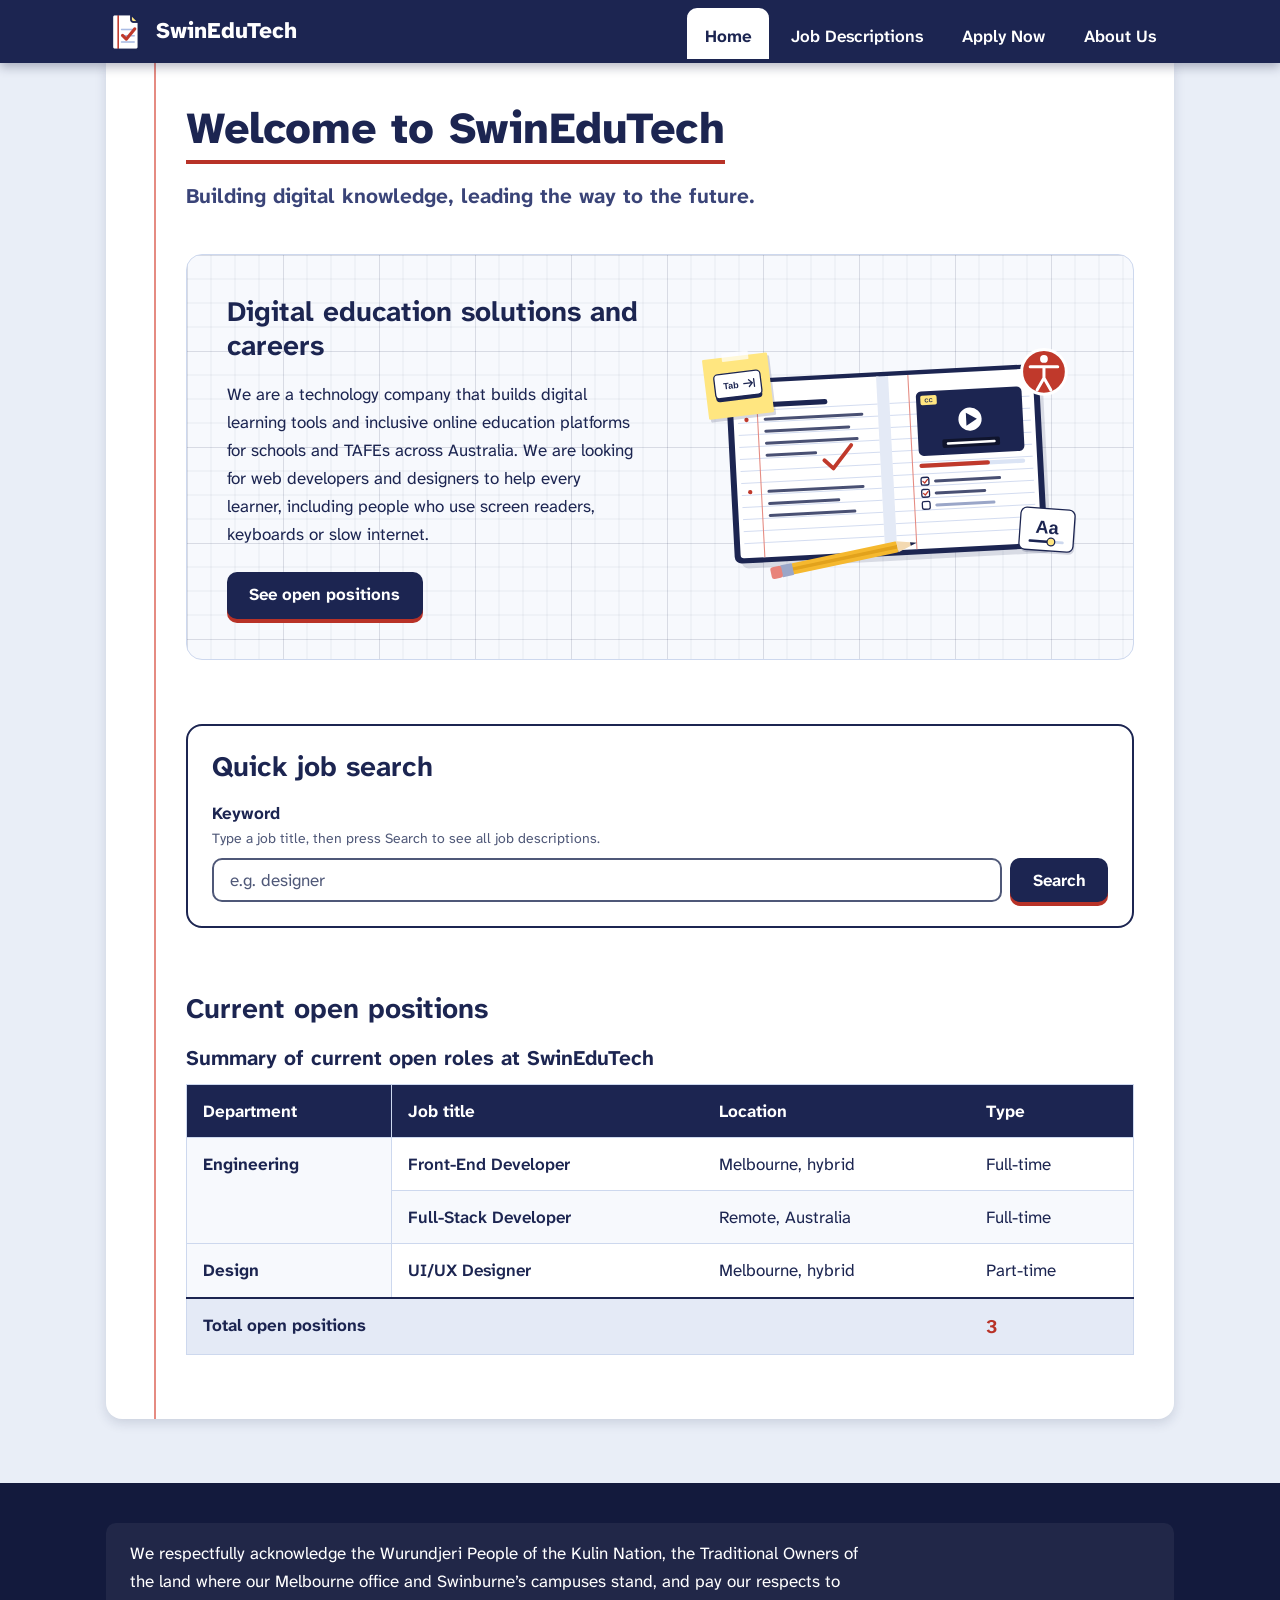
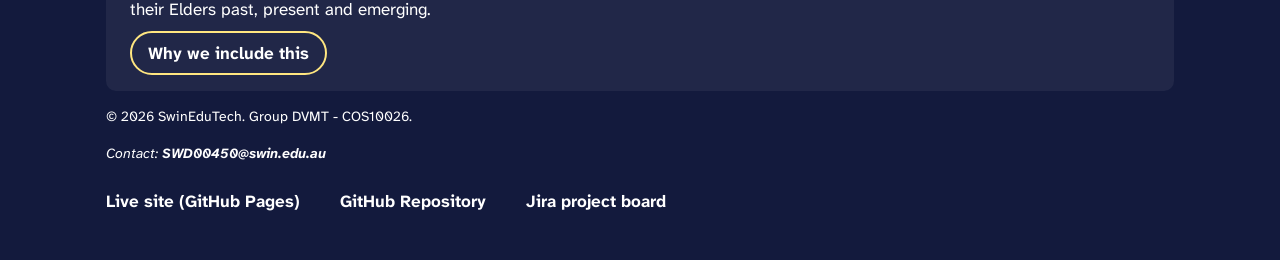
<file: index.html>
<!DOCTYPE html>
<html lang="en">
<head>
  <!-- Home page. Author: Nguyen Truong Minh Thuy (Group DVMT). References: MDN Web Docs, W3C WAI -->
  <meta charset="UTF-8">
  <meta name="viewport" content="width=device-width, initial-scale=1">
  <meta name="description" content="SwinEduTech builds digital learning tools and inclusive online education platforms. Search our open web developer and designer roles.">
  <meta name="keywords" content="SwinEduTech, EdTech, careers, web developer, designer, accessible learning">
  <meta name="author" content="Nguyen Truong Minh Thuy">
  <meta name="theme-color" content="#1c2551">
  <link rel="canonical" href="https://nguyentruongminhthuy.github.io/web_cos10026/">
  <title>SwinEduTech - Home</title>

  <!-- Favicon -->
  <link rel="icon" href="images/logo.png" type="image/png">
  <link rel="icon" href="images/logo.svg" type="image/svg+xml">
  <link rel="apple-touch-icon" href="images/apple-touch-icon.png">

  <!-- Fonts: Atkinson Hyperlegible (Braille Institute) -->
  <link rel="preconnect" href="https://fonts.googleapis.com">
  <link rel="preconnect" href="https://fonts.gstatic.com" crossorigin>
  <link href="https://fonts.googleapis.com/css2?family=Atkinson+Hyperlegible+Mono:wght@700&amp;family=Atkinson+Hyperlegible+Next:wght@400;600;700;800&amp;display=swap" rel="stylesheet">
  <link rel="stylesheet" href="styles/styles.css">

  <!-- Embedded CSS -->
  <style>
    .slogan {
      margin: var(--space-md) 0 0;
      font-size: var(--text-lg);
      font-weight: 700;
      color: var(--ink-soft);
    }
  </style>
</head>
<body id="index-page">
  <a class="skip-link" href="#main-content">Skip to main content</a>

  <!-- Header section -->
  <header class="site-header">
    <div class="header-inner">
      <a href="index.html" class="brand">
        <img src="images/logo.png" alt="" width="40" height="40">
        <span translate="no">SwinEduTech</span>
      </a>
      <nav class="main-nav" aria-label="Main">
        <ul>
          <li><a href="index.html" aria-current="page">Home</a></li>
          <li><a href="jobs.html">Job Descriptions</a></li>
          <li><a href="apply.html">Apply Now</a></li>
          <li><a href="about.html">About Us</a></li>
        </ul>
      </nav>
    </div>
  </header>

  <main id="main-content">
    <h1>Welcome to SwinEduTech</h1>
    <p class="slogan">Building digital knowledge, leading the way to the future.</p>

    <!-- Company introduction -->
    <section class="welcome-hero" aria-labelledby="about-heading">
      <div>
        <h2 id="about-heading">Digital education solutions and careers</h2>
        <p>We are a technology company that builds digital learning tools and inclusive online education platforms for schools and TAFEs across Australia. We are looking for web developers and designers to help every learner, including people who use screen readers, keyboards or slow internet.</p>
        <a class="btn" href="jobs.html">See open positions</a>
      </div>
      <img src="images/hero.svg" alt="A laptop showing a SwinEduTech video lesson with captions, next to a keyboard Tab key, a text size control and an accessibility symbol" width="960" height="600">
    </section>

    <!-- Search box -->
    <section class="search-container" aria-labelledby="search-heading">
      <h2 id="search-heading">Quick job search</h2>
      <form action="jobs.html" method="get" role="search">
        <label for="keyword">Keyword</label>
        <p class="hint" id="search-hint">Type a job title, then press Search to see all job descriptions.</p>
        <div class="search-row">
          <input type="search" id="keyword" name="keyword" placeholder="e.g. designer" list="search-suggestions" aria-describedby="search-hint">
          <button type="submit" class="btn">Search</button>
        </div>
        <datalist id="search-suggestions">
          <option value="Front-End Developer"></option>
          <option value="Full-Stack Developer"></option>
          <option value="UI/UX Designer"></option>
        </datalist>
      </form>
    </section>

    <!-- Open positions table (rowspan, colspan) -->
    <section aria-labelledby="roles-heading">
      <h2 id="roles-heading">Current open positions</h2>
      <div class="table-wrap" tabindex="0" role="region" aria-label="Current open positions table">
        <table class="data-table">
          <caption>Summary of current open roles at SwinEduTech</caption>
          <thead>
            <tr>
              <th scope="col">Department</th>
              <th scope="col">Job title</th>
              <th scope="col">Location</th>
              <th scope="col">Type</th>
            </tr>
          </thead>
          <tbody>
            <tr>
              <th scope="row" rowspan="2">Engineering</th>
              <td><a href="jobs.html#fe001">Front-End Developer</a></td>
              <td>Melbourne, hybrid</td>
              <td>Full-time</td>
            </tr>
            <tr>
              <td><a href="jobs.html#fs002">Full-Stack Developer</a></td>
              <td>Remote, Australia</td>
              <td>Full-time</td>
            </tr>
            <tr>
              <th scope="row">Design</th>
              <td><a href="jobs.html#ux003">UI/UX Designer</a></td>
              <td>Melbourne, hybrid</td>
              <td>Part-time</td>
            </tr>
          </tbody>
          <tfoot>
            <tr>
              <th scope="row" colspan="3">Total open positions</th>
              <!-- Inline CSS -->
              <td style="color: #b83227; font-size: 1.2rem;">3</td>
            </tr>
          </tfoot>
        </table>
      </div>
    </section>
  </main>

  <!-- Footer section -->
  <footer class="site-footer">
    <div class="acknowledgement">
      <p>We respectfully acknowledge the Wurundjeri People of the Kulin Nation, the Traditional Owners of the land where our Melbourne office and Swinburne’s campuses stand, and pay our respects to their Elders past, present and emerging. <a href="about.html#country-heading">Why we include this</a></p>
    </div>
    <p>&copy; 2026 SwinEduTech. Group DVMT - COS10026.</p>
    <p class="contact">Contact: <a href="mailto:SWD00450@swin.edu.au">SWD00450@swin.edu.au</a></p>
    <ul>
      <li><a href="https://nguyentruongminhthuy.github.io/web_cos10026/">Live site (GitHub Pages)</a></li>
      <li><a href="https://github.com/nguyentruongminhthuy/web_cos10026">GitHub Repository</a></li>
      <li><a href="https://student-team-dvj5yzgb.atlassian.net/jira/software/projects/KAN/boards/2">Jira project board</a></li>
    </ul>
  </footer>
</body>
</html>
</file>
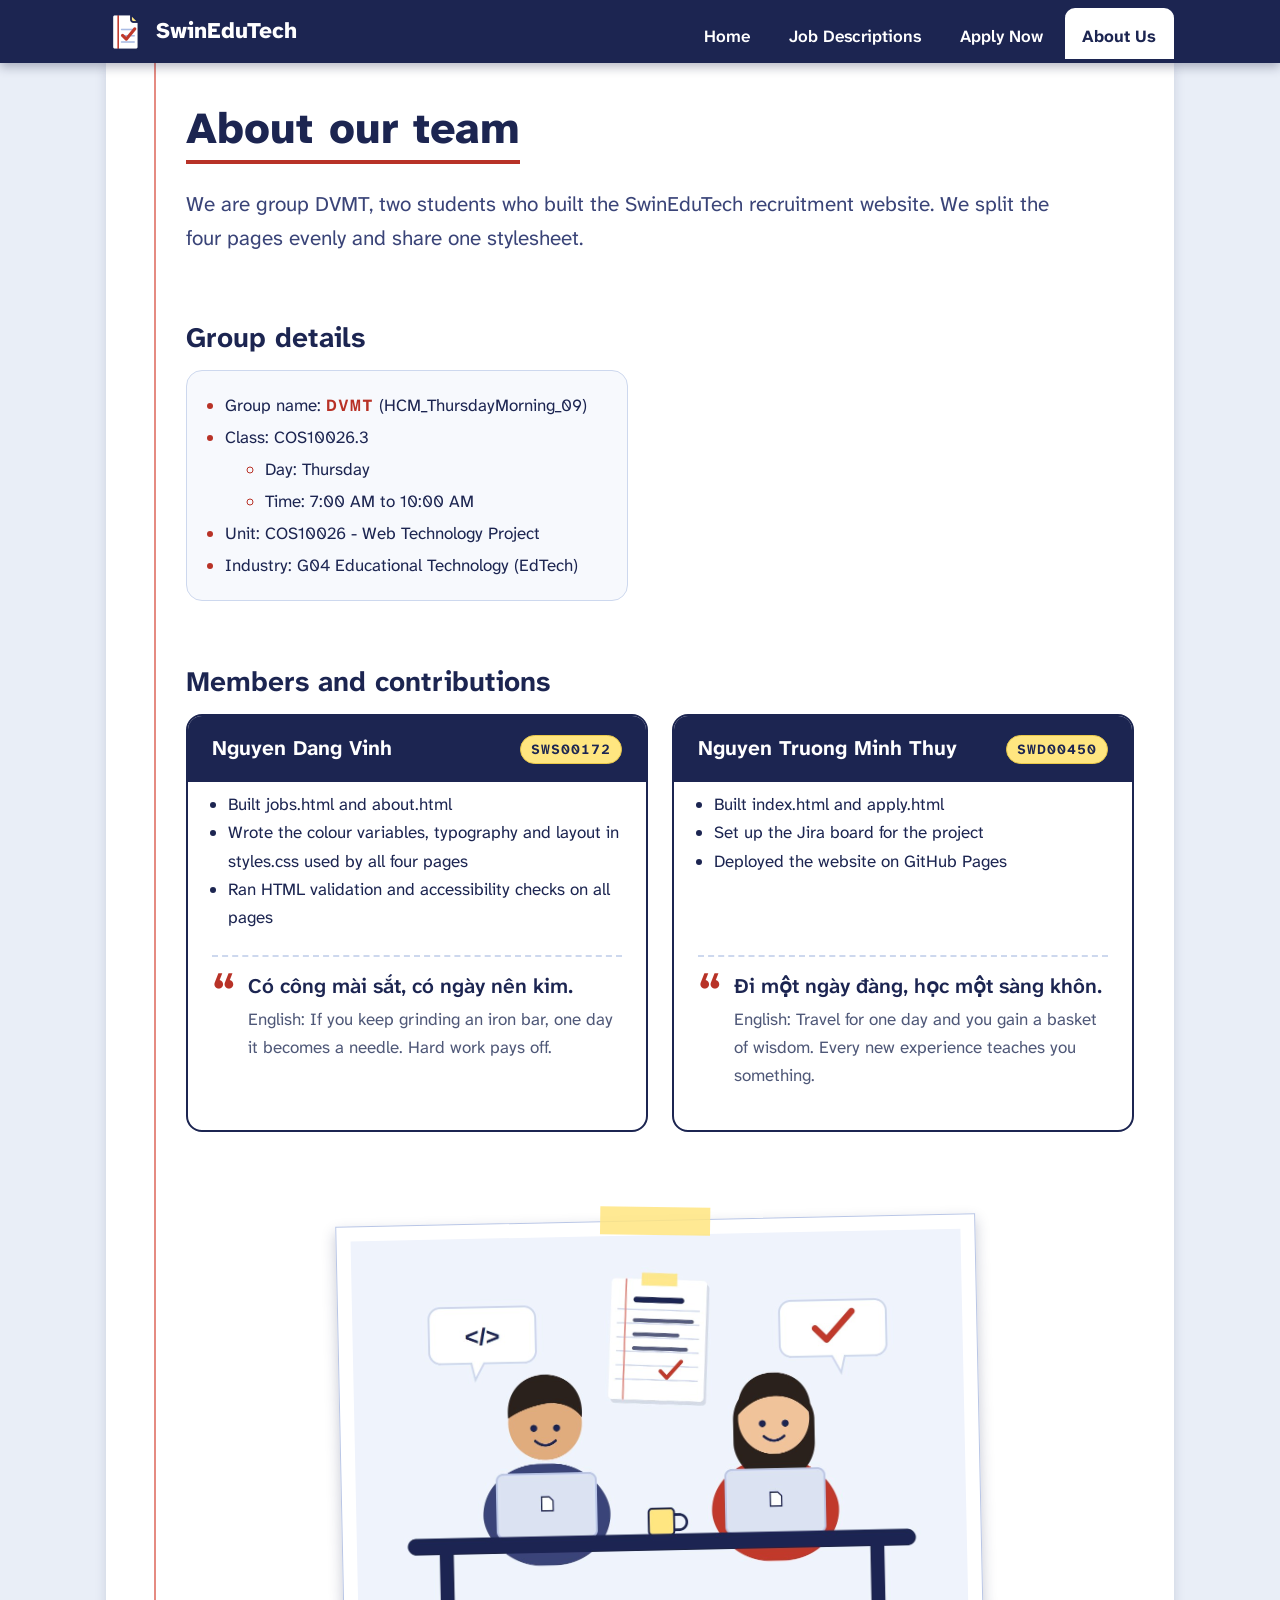
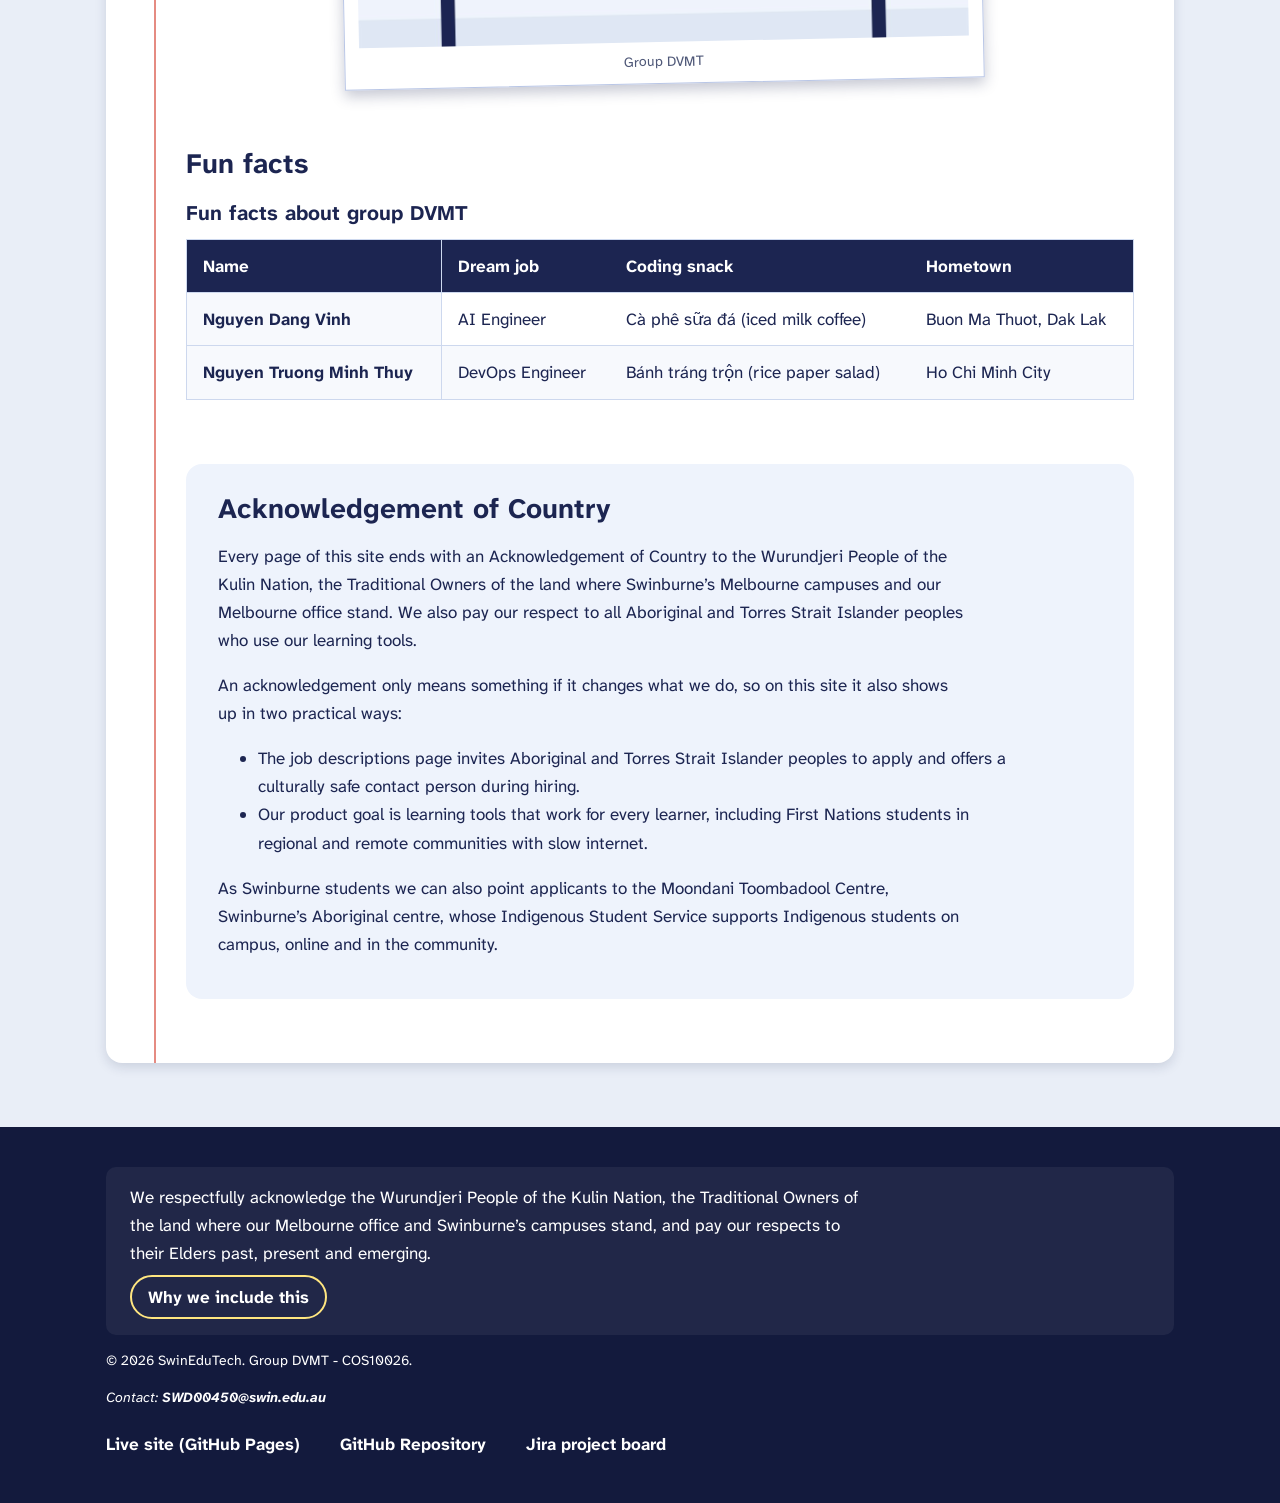
<file: about.html>
<!DOCTYPE html>
<html lang="en">
<head>
  <!-- About page. Author: Nguyen Dang Vinh (Group DVMT). References: MDN Web Docs, W3C WAI -->
  <meta charset="UTF-8">
  <meta name="viewport" content="width=device-width, initial-scale=1">
  <meta name="description" content="Meet group DVMT, the two Swinburne students who built the SwinEduTech recruitment website for COS10026 Web Technology Project.">
  <meta name="keywords" content="SwinEduTech, DVMT, about, team, COS10026, Swinburne">
  <meta name="author" content="Nguyen Dang Vinh">
  <meta name="theme-color" content="#1c2551">
  <link rel="canonical" href="https://nguyentruongminhthuy.github.io/web_cos10026/about.html">
  <title>SwinEduTech - About Us</title>

  <!-- Favicon -->
  <link rel="icon" href="images/logo.png" type="image/png">
  <link rel="icon" href="images/logo.svg" type="image/svg+xml">
  <link rel="apple-touch-icon" href="images/apple-touch-icon.png">

  <!-- Fonts: Atkinson Hyperlegible (Braille Institute) -->
  <link rel="preconnect" href="https://fonts.googleapis.com">
  <link rel="preconnect" href="https://fonts.gstatic.com" crossorigin>
  <link href="https://fonts.googleapis.com/css2?family=Atkinson+Hyperlegible+Mono:wght@700&amp;family=Atkinson+Hyperlegible+Next:wght@400;600;700;800&amp;display=swap" rel="stylesheet">
  <link rel="stylesheet" href="styles/styles.css">

  <!-- Embedded CSS -->
  <style>
    .members dd ul {
      padding-left: var(--space-md);
      margin: var(--space-sm) 0 0;
    }
  </style>
</head>

<body id="about-page">
  <a class="skip-link" href="#main-content">Skip to main content</a>

  <!-- Header section -->
  <header class="site-header">
    <div class="header-inner">
      <a href="index.html" class="brand">
        <img src="images/logo.png" alt="" width="40" height="40">
        <span translate="no">SwinEduTech</span>
      </a>
      <nav class="main-nav" aria-label="Main">
        <ul>
          <li><a href="index.html">Home</a></li>
          <li><a href="jobs.html">Job Descriptions</a></li>
          <li><a href="apply.html">Apply Now</a></li>
          <li><a href="about.html" aria-current="page">About Us</a></li>
        </ul>
      </nav>
    </div>
  </header>

  <main id="main-content">
    <h1>About our team</h1>
    <p class="lead">We are group DVMT, two students who built the SwinEduTech recruitment website. We split the four pages evenly and share one stylesheet.</p>

    <!-- Group details (nested list) -->
    <section class="group-info" aria-labelledby="group-heading">
      <h2 id="group-heading">Group details</h2>
      <ul>
        <!-- Inline CSS -->
        <li>Group name: <strong style="color: #b83227; font-family: var(--font-mono); letter-spacing: 1px;">DVMT</strong> (HCM_ThursdayMorning_09)</li>
        <li>Class: COS10026.3
          <ul>
            <li>Day: Thursday</li>
            <li>Time: 7:00 AM to 10:00 AM</li>
          </ul>
        </li>
        <li>Unit: COS10026 - Web Technology Project</li>
        <li>Industry: G04 Educational Technology (EdTech)</li>
      </ul>
    </section>

    <section aria-labelledby="members-heading">
      <h2 id="members-heading">Members and contributions</h2>
      <!-- Members (definition list) -->
      <dl class="members">
        <div class="member">
          <dt>Nguyen Dang Vinh <span class="student-id">SWS00172</span></dt>
          <dd>
            <ul>
              <li>Built jobs.html and about.html</li>
              <li>Wrote the colour variables, typography and layout in styles.css used by all four pages</li>
              <li>Ran HTML validation and accessibility checks on all pages</li>
            </ul>
          </dd>
          <dd>
            <blockquote lang="vi">
              <p>Có công mài sắt, có ngày nên kim.</p>
            </blockquote>
            <p class="translation">English: If you keep grinding an iron bar, one day it becomes a needle. Hard work pays off.</p>
          </dd>
        </div>

        <div class="member">
          <dt>Nguyen Truong Minh Thuy <span class="student-id">SWD00450</span></dt>
          <dd>
            <ul>
              <li>Built index.html and apply.html</li>
              <li>Set up the Jira board for the project</li>
              <li>Deployed the website on GitHub Pages</li>
            </ul>
          </dd>
          <dd>
            <blockquote lang="vi">
              <p>Đi một ngày đàng, học một sàng khôn.</p>
            </blockquote>
            <p class="translation">English: Travel for one day and you gain a basket of wisdom. Every new experience teaches you something.</p>
          </dd>
        </div>
      </dl>
    </section>

    <!-- Group photo -->
    <figure class="group-photo">
      <img src="images/group-photo.jpg" alt="Illustration of Nguyen Dang Vinh and Nguyen Truong Minh Thuy working on laptops at the same desk" width="640" height="431" loading="lazy">
      <figcaption>Group DVMT</figcaption>
    </figure>

    <!-- Fun facts table -->
    <section aria-labelledby="facts-heading">
      <h2 id="facts-heading">Fun facts</h2>
      <div class="table-wrap" tabindex="0" role="region" aria-label="Fun facts table">
        <table class="data-table">
          <caption>Fun facts about group DVMT</caption>
          <thead>
            <tr>
              <th scope="col">Name</th>
              <th scope="col">Dream job</th>
              <th scope="col">Coding snack</th>
              <th scope="col">Hometown</th>
            </tr>
          </thead>
          <tbody>
            <tr>
              <th scope="row">Nguyen Dang Vinh</th>
              <td>AI Engineer</td>
              <td><span lang="vi">Cà phê sữa đá</span> (iced milk coffee)</td>
              <td>Buon Ma Thuot, Dak Lak</td>
            </tr>
            <tr>
              <th scope="row">Nguyen Truong Minh Thuy</th>
              <td>DevOps Engineer</td>
              <td><span lang="vi">Bánh tráng trộn</span> (rice paper salad)</td>
              <td>Ho Chi Minh City</td>
            </tr>
          </tbody>
        </table>
      </div>
    </section>

    <!-- Acknowledgement of Country -->
    <section class="country" aria-labelledby="country-heading">
      <h2 id="country-heading">Acknowledgement of Country</h2>
      <p>Every page of this site ends with an Acknowledgement of Country to the Wurundjeri People of the Kulin Nation, the Traditional Owners of the land where Swinburne’s Melbourne campuses and our Melbourne office stand. We also pay our respect to all Aboriginal and Torres Strait Islander peoples who use our learning tools.</p>
      <p>An acknowledgement only means something if it changes what we do, so on this site it also shows up in two practical ways:</p>
      <ul>
        <li>The job descriptions page invites Aboriginal and Torres Strait Islander peoples to apply and offers a culturally safe contact person during hiring.</li>
        <li>Our product goal is learning tools that work for every learner, including First Nations students in regional and remote communities with slow internet.</li>
      </ul>
      <p>As Swinburne students we can also point applicants to the Moondani Toombadool Centre, Swinburne’s Aboriginal centre, whose Indigenous Student Service supports Indigenous students on campus, online and in the community.</p>
    </section>
  </main>

  <!-- Footer section -->
  <footer class="site-footer">
    <div class="acknowledgement">
      <p>We respectfully acknowledge the Wurundjeri People of the Kulin Nation, the Traditional Owners of the land where our Melbourne office and Swinburne’s campuses stand, and pay our respects to their Elders past, present and emerging. <a href="about.html#country-heading">Why we include this</a></p>
    </div>
    <p>&copy; 2026 SwinEduTech. Group DVMT - COS10026.</p>
    <p class="contact">Contact: <a href="mailto:SWD00450@swin.edu.au">SWD00450@swin.edu.au</a></p>
    <ul>
      <li><a href="https://nguyentruongminhthuy.github.io/web_cos10026/">Live site (GitHub Pages)</a></li>
      <li><a href="https://github.com/nguyentruongminhthuy/web_cos10026">GitHub Repository</a></li>
      <li><a href="https://student-team-dvj5yzgb.atlassian.net/jira/software/projects/KAN/boards/2">Jira project board</a></li>
    </ul>
  </footer>
</body>
</html>
</file>
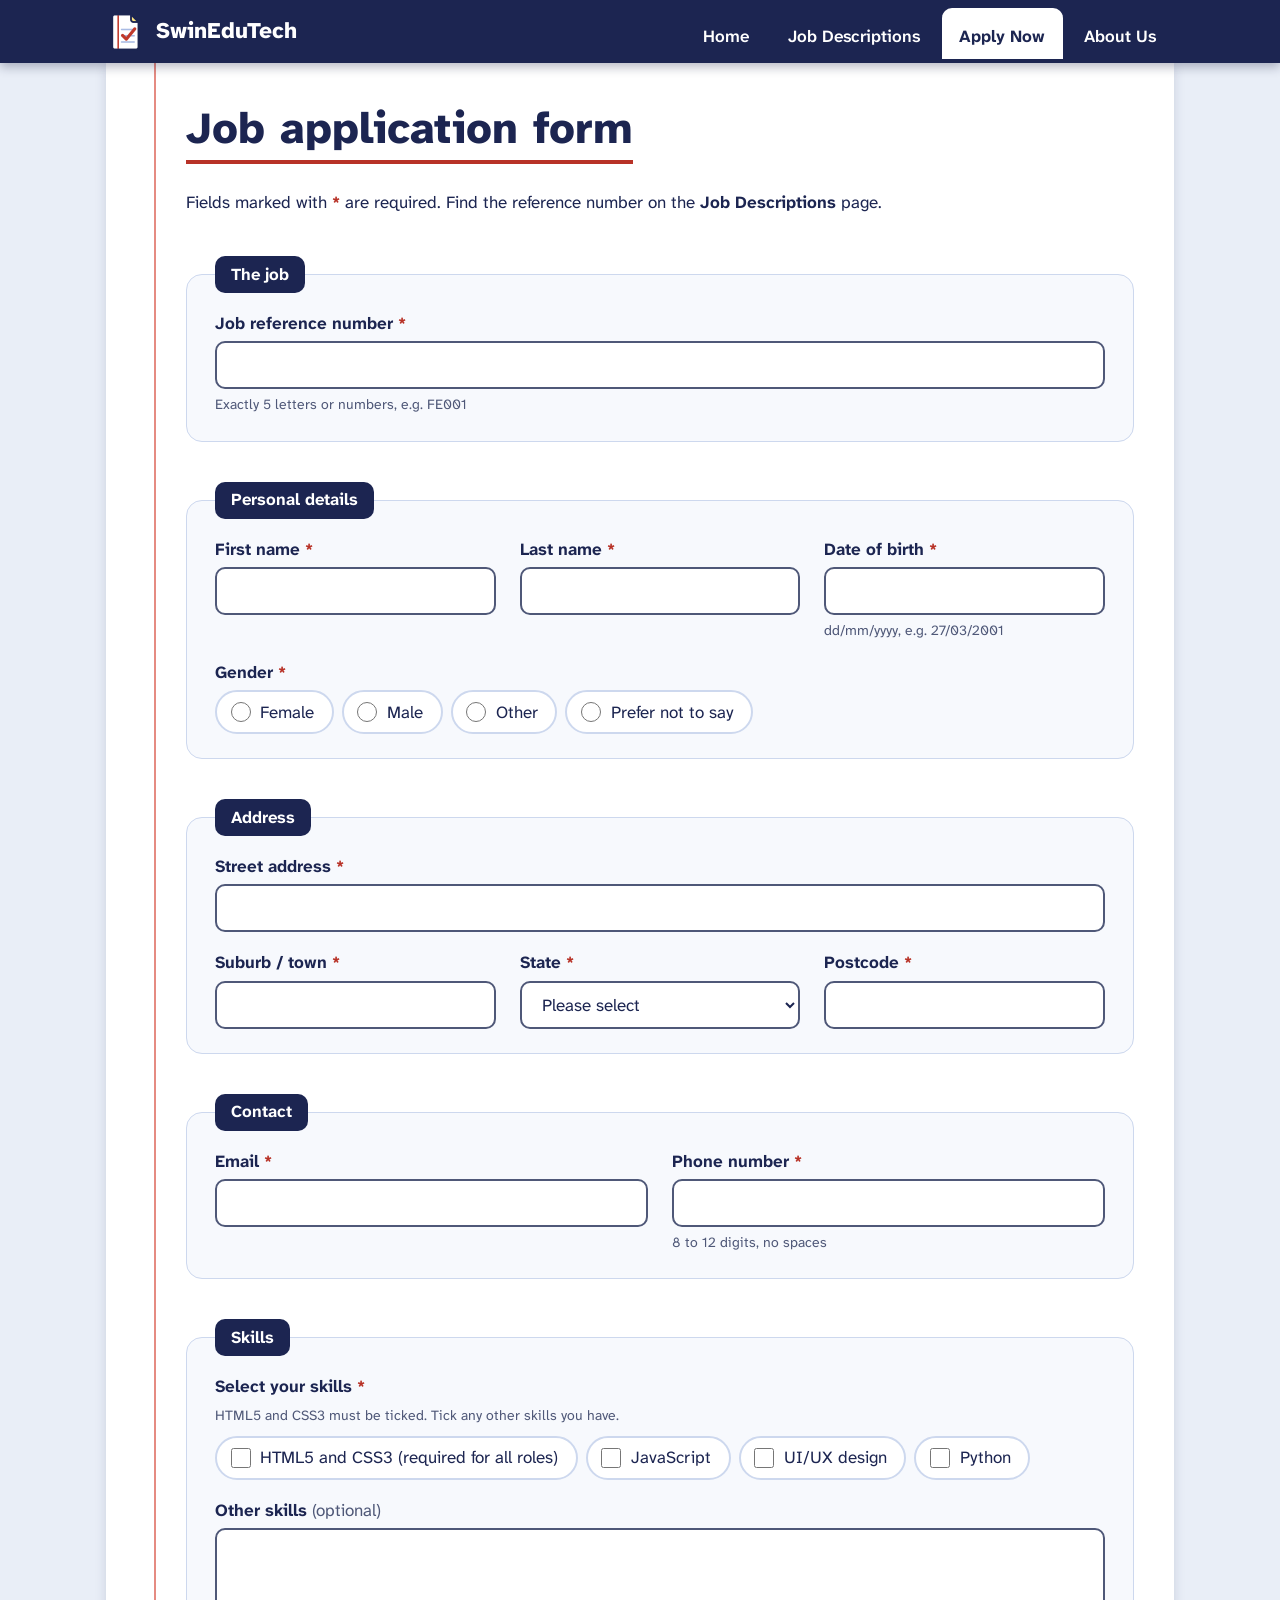
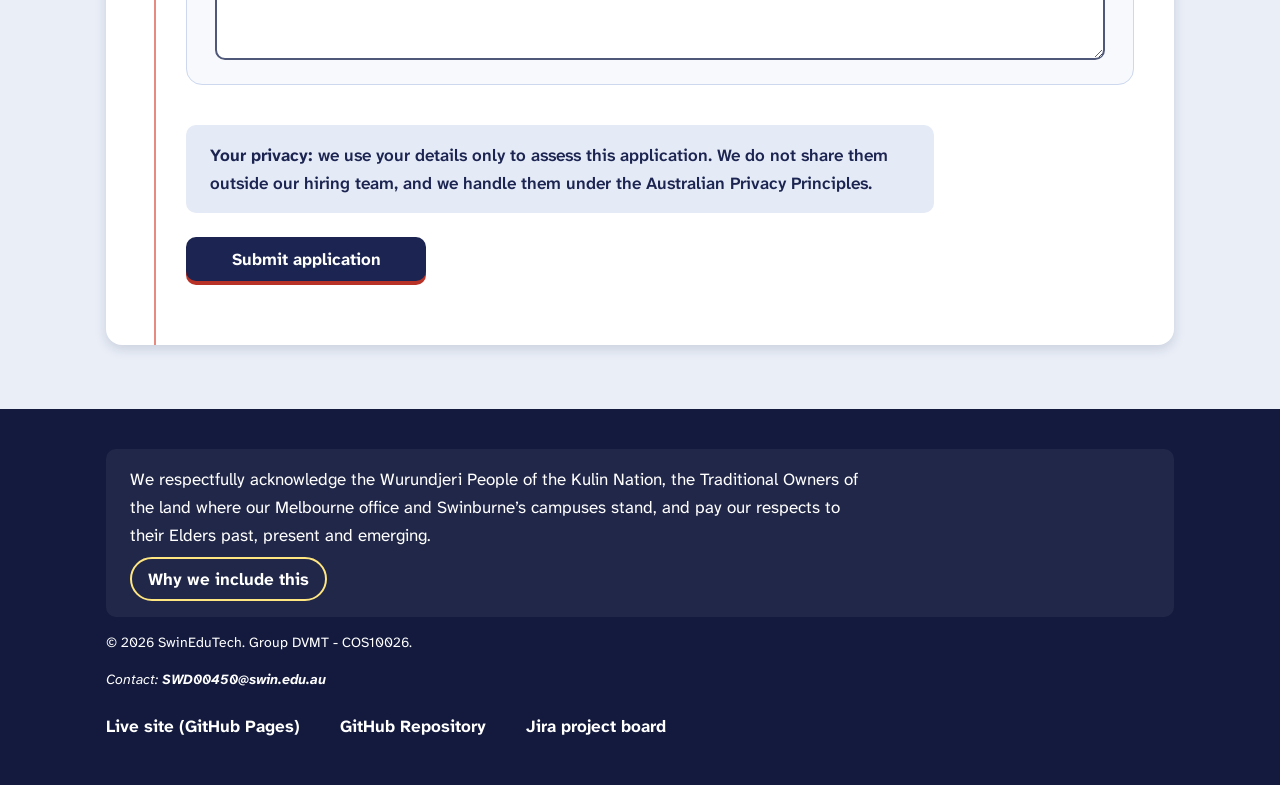
<file: apply.html>
<!DOCTYPE html>
<html lang="en">
<head>
  <!-- Application page. Author: Nguyen Truong Minh Thuy (Group DVMT). References: MDN Web Docs, W3C WAI -->
  <meta charset="UTF-8">
  <meta name="viewport" content="width=device-width, initial-scale=1">
  <meta name="description" content="Apply for a web developer or designer role at SwinEduTech. All fields are required except other skills.">
  <meta name="keywords" content="SwinEduTech, apply, job application, web developer, designer">
  <meta name="author" content="Nguyen Truong Minh Thuy">
  <meta name="theme-color" content="#1c2551">
  <link rel="canonical" href="https://nguyentruongminhthuy.github.io/web_cos10026/apply.html">
  <title>SwinEduTech - Apply Now</title>

  <!-- Favicon -->
  <link rel="icon" href="images/logo.png" type="image/png">
  <link rel="icon" href="images/logo.svg" type="image/svg+xml">
  <link rel="apple-touch-icon" href="images/apple-touch-icon.png">

  <!-- Fonts: Atkinson Hyperlegible (Braille Institute) -->
  <link rel="preconnect" href="https://fonts.googleapis.com">
  <link rel="preconnect" href="https://fonts.gstatic.com" crossorigin>
  <link href="https://fonts.googleapis.com/css2?family=Atkinson+Hyperlegible+Mono:wght@700&amp;family=Atkinson+Hyperlegible+Next:wght@400;600;700;800&amp;display=swap" rel="stylesheet">
  <link rel="stylesheet" href="styles/styles.css">

  <!-- Embedded CSS -->
  <style>
    .privacy-note {
      margin: 0 0 var(--space-lg);
      padding: var(--space-md) var(--space-lg);
      background-color: #e4eaf6;
      border-radius: var(--radius);
      color: var(--ink);
      font-weight: 600;
    }

  </style>
</head>
<body id="apply-page">
  <a class="skip-link" href="#main-content">Skip to main content</a>

  <!-- Header section -->
  <header class="site-header">
    <div class="header-inner">
      <a href="index.html" class="brand">
        <img src="images/logo.png" alt="" width="40" height="40">
        <span translate="no">SwinEduTech</span>
      </a>
      <nav class="main-nav" aria-label="Main">
        <ul>
          <li><a href="index.html">Home</a></li>
          <li><a href="jobs.html">Job Descriptions</a></li>
          <li><a href="apply.html" aria-current="page">Apply Now</a></li>
          <li><a href="about.html">About Us</a></li>
        </ul>
      </nav>
    </div>
  </header>

  <main id="main-content">
    <h1>Job application form</h1>
    <p>Fields marked with <span class="req">*</span> are required. Find the reference number on the <a href="jobs.html">Job Descriptions</a> page.</p>

    <div class="apply-form-container">
      <!-- Application form -->
      <form action="https://mercury.swin.edu.au/it000000/formtest.php" method="post">

        <fieldset>
          <legend>The job</legend>
          <div class="form-group">
            <label for="job-ref">Job reference number <span class="req" aria-hidden="true">*</span></label>
            <input type="text" id="job-ref" name="job_ref" required maxlength="5" pattern="[A-Za-z0-9]{5}" title="Exactly 5 letters or numbers, e.g. FE001" aria-describedby="ref-hint" list="job-refs">
            <p class="hint" id="ref-hint">Exactly 5 letters or numbers, e.g. FE001</p>
            <datalist id="job-refs">
              <option value="FE001">Front-End Developer</option>
              <option value="FS002">Full-Stack Developer</option>
              <option value="UX003">UI/UX Designer</option>
            </datalist>
          </div>
        </fieldset>

        <fieldset>
          <legend>Personal details</legend>
          <div class="form-group">
            <label for="first-name">First name <span class="req" aria-hidden="true">*</span></label>
            <input type="text" id="first-name" name="first_name" required maxlength="20" pattern="[A-Za-z]{1,20}" title="Letters only, up to 20" autocomplete="given-name">
          </div>
          <div class="form-group">
            <label for="last-name">Last name <span class="req" aria-hidden="true">*</span></label>
            <input type="text" id="last-name" name="last_name" required maxlength="20" pattern="[A-Za-z]{1,20}" title="Letters only, up to 20" autocomplete="family-name">
          </div>
          <div class="form-group">
            <label for="dob">Date of birth <span class="req" aria-hidden="true">*</span></label>
            <!-- Real dates only, years 1900 to 2010 -->
            <input type="text" id="dob" name="dob" required maxlength="10" pattern="((0[1-9]|1\d|2[0-8])/(0[1-9]|1[0-2])|(29|30)/(0[13-9]|1[0-2])|31/(0[13578]|1[02]))/(19\d{2}|200\d|2010)|29/02/(19(0[48]|[2468][048]|[13579][26])|200[048])" title="A real date as dd/mm/yyyy between 1900 and 2010, e.g. 27/03/2001" aria-describedby="dob-hint" autocomplete="bday">
            <p class="hint" id="dob-hint">dd/mm/yyyy, e.g. 27/03/2001</p>
          </div>
          <fieldset class="choices">
            <legend>Gender <span class="req" aria-hidden="true">*</span></legend>
            <label><input type="radio" name="gender" value="female" required> Female</label>
            <label><input type="radio" name="gender" value="male"> Male</label>
            <label><input type="radio" name="gender" value="other"> Other</label>
            <label><input type="radio" name="gender" value="not_say"> Prefer not to say</label>
          </fieldset>
        </fieldset>

        <fieldset>
          <legend>Address</legend>
          <div class="form-group wide">
            <label for="street">Street address <span class="req" aria-hidden="true">*</span></label>
            <input type="text" id="street" name="street_address" required maxlength="40" autocomplete="address-line1">
          </div>
          <div class="form-group">
            <label for="suburb">Suburb / town <span class="req" aria-hidden="true">*</span></label>
            <input type="text" id="suburb" name="suburb" required maxlength="40" autocomplete="address-level2">
          </div>
          <div class="form-group">
            <label for="state">State <span class="req" aria-hidden="true">*</span></label>
            <select id="state" name="state" required autocomplete="address-level1">
              <option value="">Please select</option>
              <option value="VIC">VIC</option>
              <option value="NSW">NSW</option>
              <option value="QLD">QLD</option>
              <option value="NT">NT</option>
              <option value="WA">WA</option>
              <option value="SA">SA</option>
              <option value="TAS">TAS</option>
              <option value="ACT">ACT</option>
            </select>
          </div>
          <div class="form-group">
            <label for="postcode">Postcode <span class="req" aria-hidden="true">*</span></label>
            <input type="text" id="postcode" name="postcode" required maxlength="4" pattern="\d{4}" title="Exactly 4 digits" inputmode="numeric" autocomplete="postal-code">
          </div>
        </fieldset>

        <fieldset>
          <legend>Contact</legend>
          <div class="form-group">
            <label for="email">Email <span class="req" aria-hidden="true">*</span></label>
            <input type="email" id="email" name="email" required autocomplete="email">
          </div>
          <div class="form-group">
            <label for="phone">Phone number <span class="req" aria-hidden="true">*</span></label>
            <input type="tel" id="phone" name="phone" required maxlength="12" pattern="\d{8,12}" title="8 to 12 digits, no spaces" aria-describedby="phone-hint" autocomplete="tel">
            <p class="hint" id="phone-hint">8 to 12 digits, no spaces</p>
          </div>
        </fieldset>

        <fieldset>
          <legend>Skills</legend>
          <fieldset class="choices" aria-describedby="skills-hint">
            <legend>Select your skills <span class="req" aria-hidden="true">*</span></legend>
            <p class="hint" id="skills-hint">HTML5 and CSS3 must be ticked. Tick any other skills you have.</p>
            <label><input type="checkbox" name="skills[]" value="html_css" required> HTML5 and CSS3 (required for all roles)</label>
            <label><input type="checkbox" name="skills[]" value="javascript"> JavaScript</label>
            <label><input type="checkbox" name="skills[]" value="ui_ux"> UI/UX design</label>
            <label><input type="checkbox" name="skills[]" value="python"> Python</label>
          </fieldset>
          <div class="form-group wide">
            <!-- Inline CSS -->
            <label for="other-skills">Other skills <span style="font-weight: 400; color: #4f5878;">(optional)</span></label>
            <textarea id="other-skills" name="other_skills" rows="4"></textarea>
          </div>
        </fieldset>

        <p class="privacy-note"><strong>Your privacy:</strong> we use your details only to assess this application. We do not share them outside our hiring team, and we handle them under the Australian Privacy Principles.</p>

        <button type="submit" class="btn">Submit application</button>
      </form>
    </div>
  </main>

  <!-- Footer section -->
  <footer class="site-footer">
    <div class="acknowledgement">
      <p>We respectfully acknowledge the Wurundjeri People of the Kulin Nation, the Traditional Owners of the land where our Melbourne office and Swinburne’s campuses stand, and pay our respects to their Elders past, present and emerging. <a href="about.html#country-heading">Why we include this</a></p>
    </div>
    <p>&copy; 2026 SwinEduTech. Group DVMT - COS10026.</p>
    <p class="contact">Contact: <a href="mailto:SWD00450@swin.edu.au">SWD00450@swin.edu.au</a></p>
    <ul>
      <li><a href="https://nguyentruongminhthuy.github.io/web_cos10026/">Live site (GitHub Pages)</a></li>
      <li><a href="https://github.com/nguyentruongminhthuy/web_cos10026">GitHub Repository</a></li>
      <li><a href="https://student-team-dvj5yzgb.atlassian.net/jira/software/projects/KAN/boards/2">Jira project board</a></li>
    </ul>
  </footer>
</body>
</html>
</file>
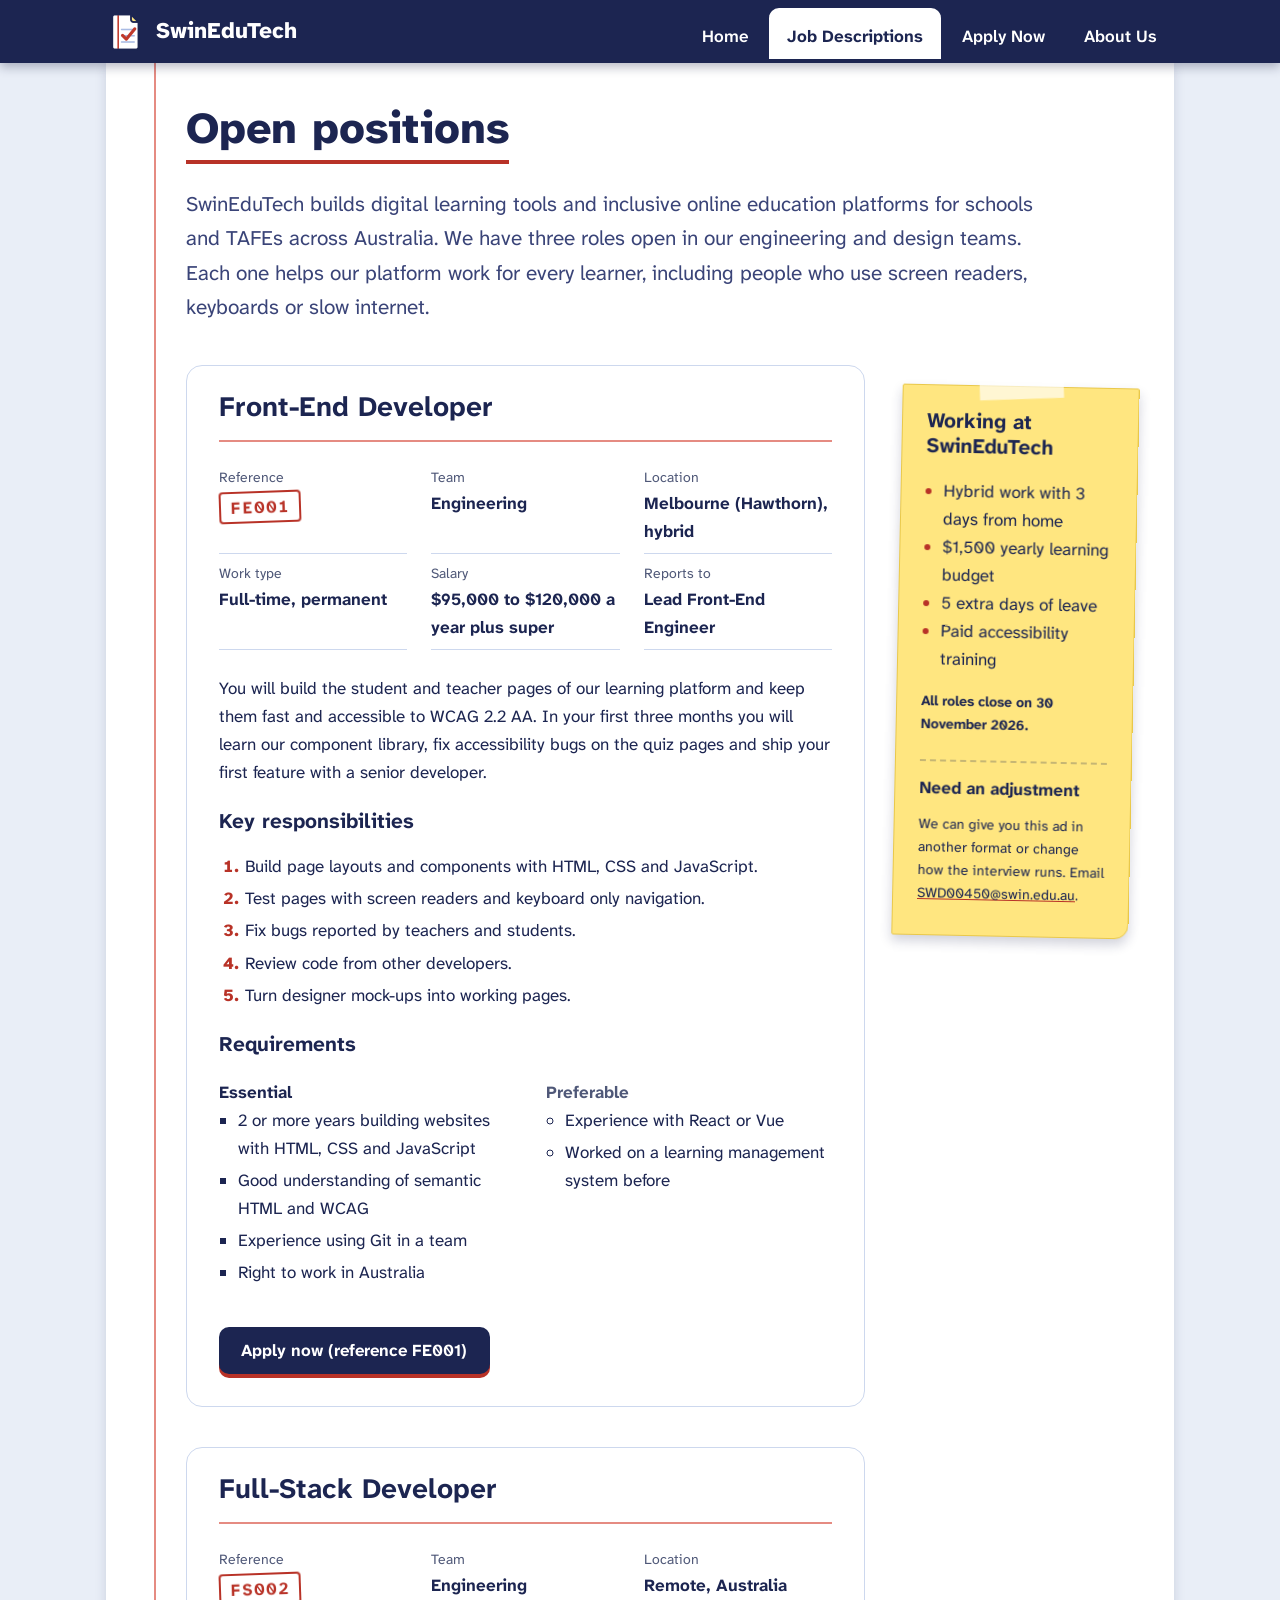
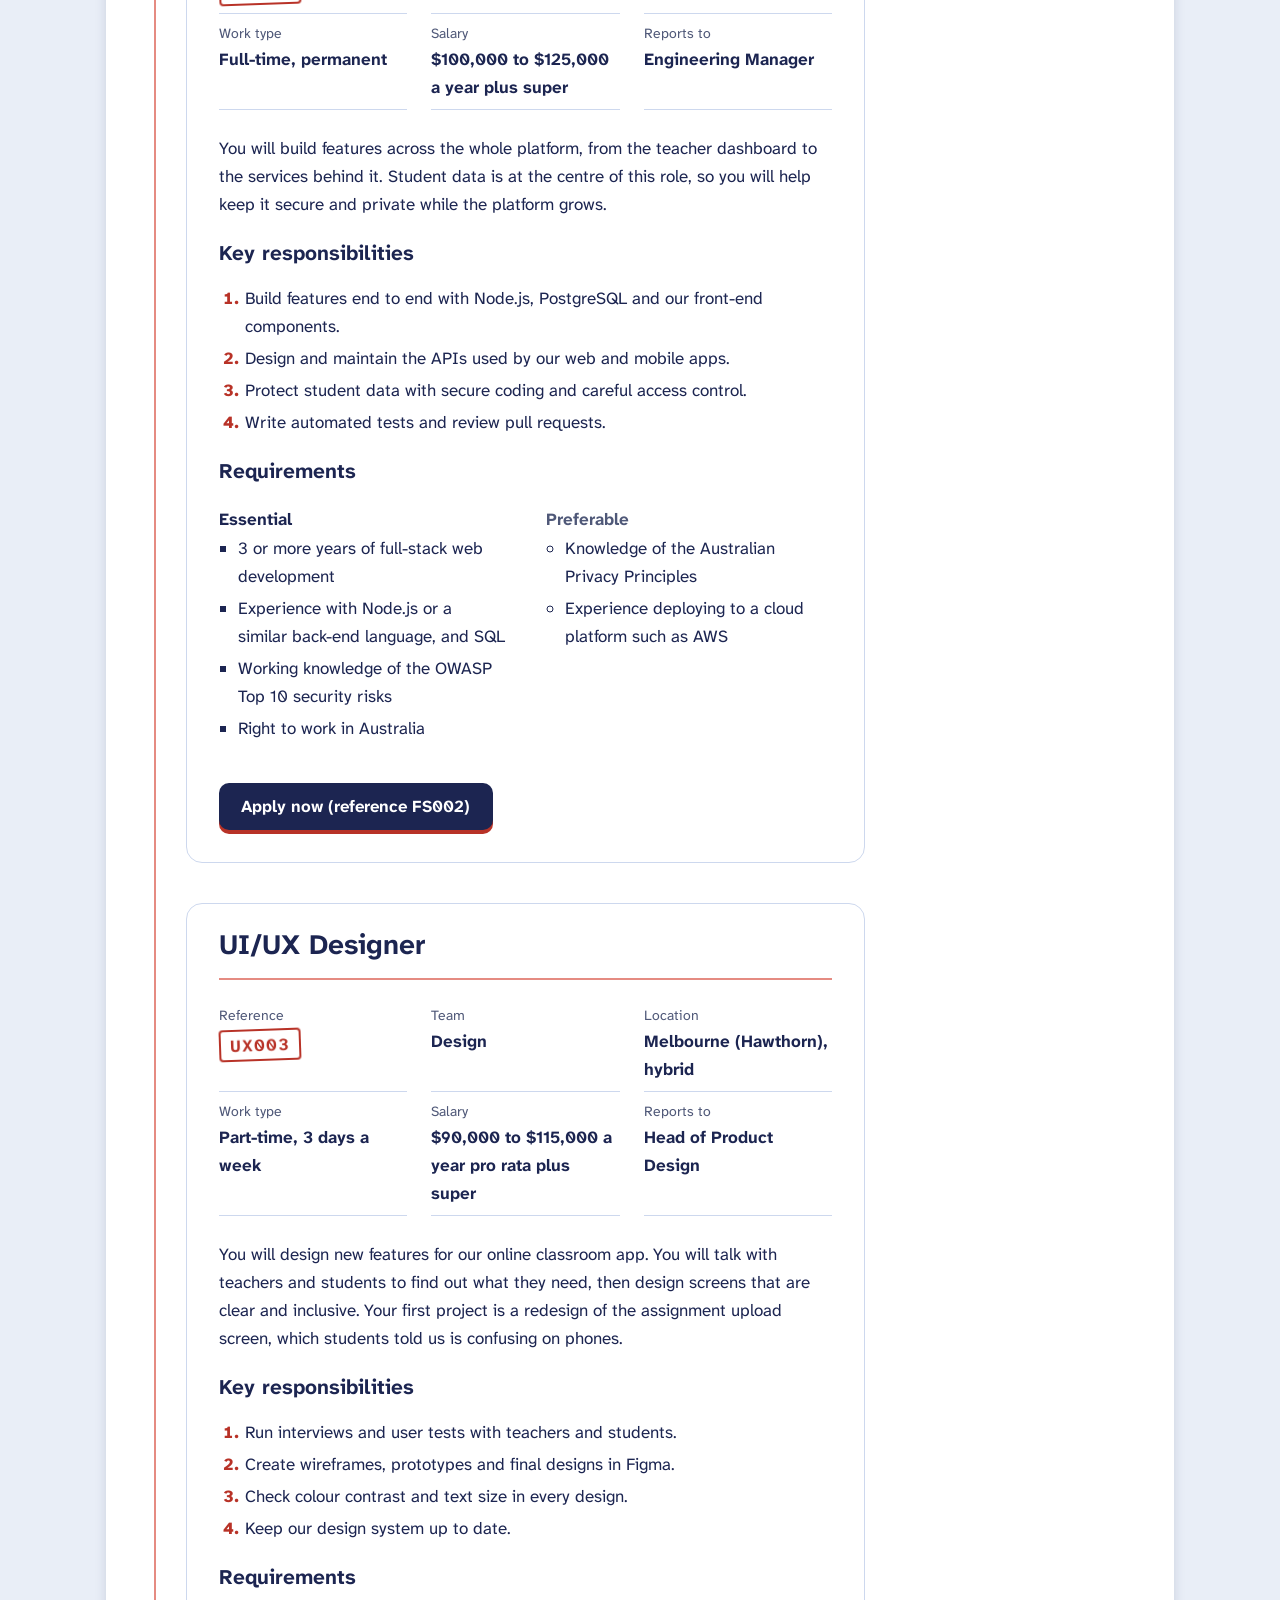
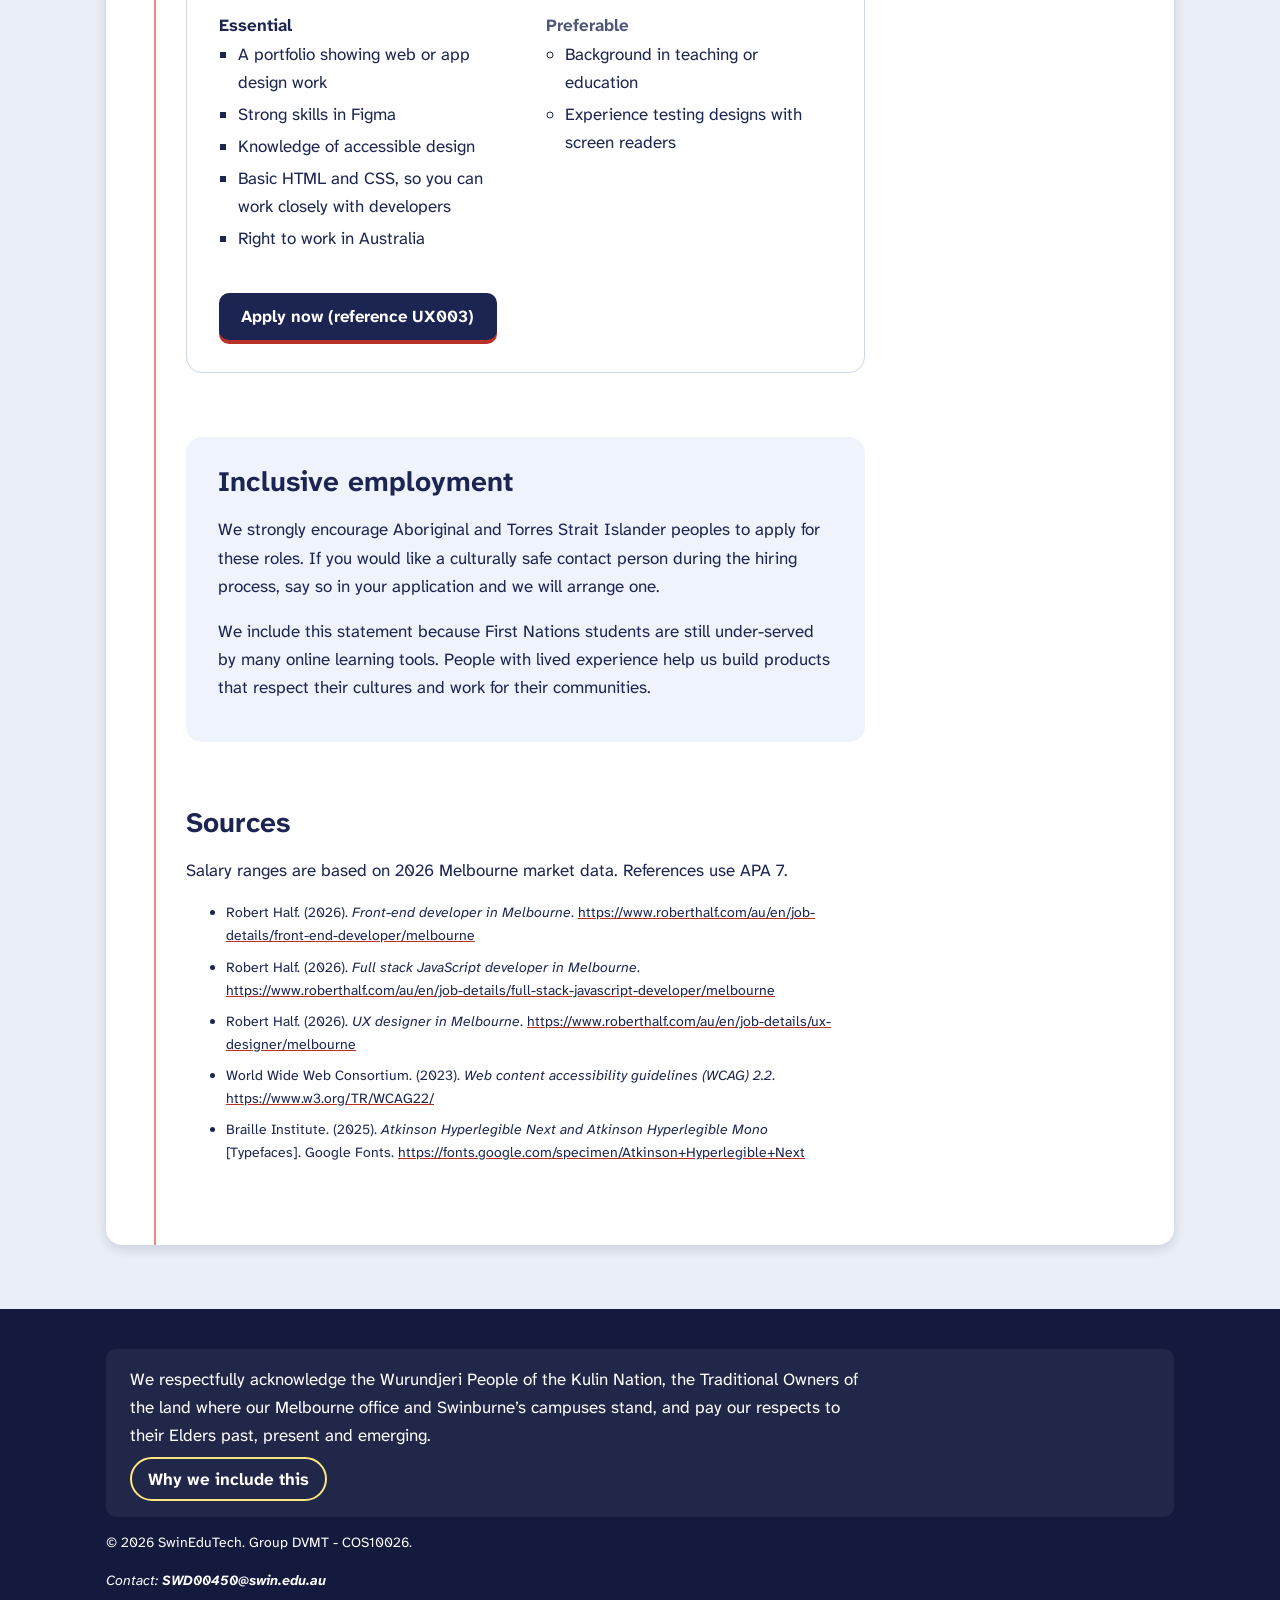
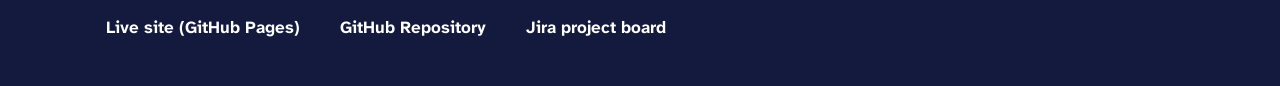
<file: jobs.html>
<!DOCTYPE html>
<html lang="en">
<head>
  <!-- Job descriptions page. Author: Nguyen Dang Vinh (Group DVMT). References: see Sources section -->
  <meta charset="UTF-8">
  <meta name="viewport" content="width=device-width, initial-scale=1">
  <meta name="description" content="Front-end developer, full-stack developer and UI/UX designer jobs at SwinEduTech, an EdTech company building accessible online learning tools.">
  <meta name="keywords" content="SwinEduTech, jobs, front-end developer, full-stack developer, UI/UX designer, EdTech, accessibility, Melbourne">
  <meta name="author" content="Nguyen Dang Vinh">
  <meta name="theme-color" content="#1c2551">
  <link rel="canonical" href="https://nguyentruongminhthuy.github.io/web_cos10026/jobs.html">
  <title>SwinEduTech - Job Descriptions</title>

  <!-- Favicon -->
  <link rel="icon" href="images/logo.png" type="image/png">
  <link rel="icon" href="images/logo.svg" type="image/svg+xml">
  <link rel="apple-touch-icon" href="images/apple-touch-icon.png">

  <!-- Fonts: Atkinson Hyperlegible (Braille Institute) -->
  <link rel="preconnect" href="https://fonts.googleapis.com">
  <link rel="preconnect" href="https://fonts.gstatic.com" crossorigin>
  <link href="https://fonts.googleapis.com/css2?family=Atkinson+Hyperlegible+Mono:wght@700&amp;family=Atkinson+Hyperlegible+Next:wght@400;600;700;800&amp;display=swap" rel="stylesheet">
  <link rel="stylesheet" href="styles/styles.css">

  <!-- Embedded CSS -->
  <style>
    .job-meta .ref-no {
      display: inline-block;
      margin-top: 2px;
      padding: 0 0.55rem;
      border: 2px solid var(--red);
      border-radius: 4px;
      color: var(--red);
      font-family: var(--font-mono);
      letter-spacing: 1px;
      transform: rotate(-2deg);
    }
  </style>
</head>

<body id="jobs-page">
  <a class="skip-link" href="#main-content">Skip to main content</a>

  <!-- Header section -->
  <header class="site-header">
    <div class="header-inner">
      <a href="index.html" class="brand">
        <img src="images/logo.png" alt="" width="40" height="40">
        <span translate="no">SwinEduTech</span>
      </a>
      <nav class="main-nav" aria-label="Main">
        <ul>
          <li><a href="index.html">Home</a></li>
          <li><a href="jobs.html" aria-current="page">Job Descriptions</a></li>
          <li><a href="apply.html">Apply Now</a></li>
          <li><a href="about.html">About Us</a></li>
        </ul>
      </nav>
    </div>
  </header>

  <main id="main-content">
    <h1>Open positions</h1>
    <p class="lead">SwinEduTech builds digital learning tools and inclusive online education platforms for schools and TAFEs across Australia. We have three roles open in our engineering and design teams. Each one helps our platform work for every learner, including people who use screen readers, keyboards or slow internet.</p>

    <!-- Aside -->
    <aside aria-labelledby="perks-heading">
      <h2 id="perks-heading">Working at SwinEduTech</h2>
      <ul>
        <li>Hybrid work with 3 days from home</li>
        <li>$1,500 yearly learning budget</li>
        <li>5 extra days of leave</li>
        <li>Paid accessibility training</li>
      </ul>
      <!-- Inline CSS -->
      <p style="font-weight: 700;">All roles close on <time datetime="2026-11-30">30 November 2026</time>.</p>
      <h3>Need an adjustment</h3>
      <p>We can give you this ad in another format or change how the interview runs. Email <a href="mailto:SWD00450@swin.edu.au">SWD00450@swin.edu.au</a>.</p>
    </aside>

    <!-- Job 1: Front-End Developer -->
    <section class="job" id="fe001" aria-labelledby="job1-title">
      <h2 id="job1-title">Front-End Developer</h2>
      <dl class="job-meta">
        <div>
          <dt>Reference</dt>
          <dd class="ref-no">FE001</dd>
        </div>
        <div>
          <dt>Team</dt>
          <dd>Engineering</dd>
        </div>
        <div>
          <dt>Location</dt>
          <dd>Melbourne (Hawthorn), hybrid</dd>
        </div>
        <div>
          <dt>Work type</dt>
          <dd>Full-time, permanent</dd>
        </div>
        <div>
          <dt>Salary</dt>
          <dd>$95,000 to $120,000 a year plus super</dd>
        </div>
        <div>
          <dt>Reports to</dt>
          <dd>Lead Front-End Engineer</dd>
        </div>
      </dl>
      <p>You will build the student and teacher pages of our learning platform and keep them fast and accessible to WCAG 2.2 AA. In your first three months you will learn our component library, fix accessibility bugs on the quiz pages and ship your first feature with a senior developer.</p>

      <section>
        <h3>Key responsibilities</h3>
        <ol>
          <li>Build page layouts and components with HTML, CSS and JavaScript.</li>
          <li>Test pages with screen readers and keyboard only navigation.</li>
          <li>Fix bugs reported by teachers and students.</li>
          <li>Review code from other developers.</li>
          <li>Turn designer mock-ups into working pages.</li>
        </ol>
      </section>

      <section>
        <h3>Requirements</h3>
        <div class="req-cols">
          <div>
            <h4>Essential</h4>
            <ul>
              <li>2 or more years building websites with HTML, CSS and JavaScript</li>
              <li>Good understanding of semantic HTML and WCAG</li>
              <li>Experience using Git in a team</li>
              <li>Right to work in Australia</li>
            </ul>
          </div>
          <div>
            <h4>Preferable</h4>
            <ul>
              <li>Experience with React or Vue</li>
              <li>Worked on a learning management system before</li>
            </ul>
          </div>
        </div>
      </section>

      <a class="btn" href="apply.html">Apply now (reference FE001)</a>
    </section>

    <!-- Job 2: Full-Stack Developer -->
    <section class="job" id="fs002" aria-labelledby="job2-title">
      <h2 id="job2-title">Full-Stack Developer</h2>
      <dl class="job-meta">
        <div>
          <dt>Reference</dt>
          <dd class="ref-no">FS002</dd>
        </div>
        <div>
          <dt>Team</dt>
          <dd>Engineering</dd>
        </div>
        <div>
          <dt>Location</dt>
          <dd>Remote, Australia</dd>
        </div>
        <div>
          <dt>Work type</dt>
          <dd>Full-time, permanent</dd>
        </div>
        <div>
          <dt>Salary</dt>
          <dd>$100,000 to $125,000 a year plus super</dd>
        </div>
        <div>
          <dt>Reports to</dt>
          <dd>Engineering Manager</dd>
        </div>
      </dl>
      <p>You will build features across the whole platform, from the teacher dashboard to the services behind it. Student data is at the centre of this role, so you will help keep it secure and private while the platform grows.</p>

      <section>
        <h3>Key responsibilities</h3>
        <ol>
          <li>Build features end to end with Node.js, PostgreSQL and our front-end components.</li>
          <li>Design and maintain the APIs used by our web and mobile apps.</li>
          <li>Protect student data with secure coding and careful access control.</li>
          <li>Write automated tests and review pull requests.</li>
        </ol>
      </section>

      <section>
        <h3>Requirements</h3>
        <div class="req-cols">
          <div>
            <h4>Essential</h4>
            <ul>
              <li>3 or more years of full-stack web development</li>
              <li>Experience with Node.js or a similar back-end language, and SQL</li>
              <li>Working knowledge of the OWASP Top 10 security risks</li>
              <li>Right to work in Australia</li>
            </ul>
          </div>
          <div>
            <h4>Preferable</h4>
            <ul>
              <li>Knowledge of the Australian Privacy Principles</li>
              <li>Experience deploying to a cloud platform such as AWS</li>
            </ul>
          </div>
        </div>
      </section>

      <a class="btn" href="apply.html">Apply now (reference FS002)</a>
    </section>

    <!-- Job 3: UI/UX Designer -->
    <section class="job" id="ux003" aria-labelledby="job3-title">
      <h2 id="job3-title">UI/UX Designer</h2>
      <dl class="job-meta">
        <div>
          <dt>Reference</dt>
          <dd class="ref-no">UX003</dd>
        </div>
        <div>
          <dt>Team</dt>
          <dd>Design</dd>
        </div>
        <div>
          <dt>Location</dt>
          <dd>Melbourne (Hawthorn), hybrid</dd>
        </div>
        <div>
          <dt>Work type</dt>
          <dd>Part-time, 3 days a week</dd>
        </div>
        <div>
          <dt>Salary</dt>
          <dd>$90,000 to $115,000 a year pro rata plus super</dd>
        </div>
        <div>
          <dt>Reports to</dt>
          <dd>Head of Product Design</dd>
        </div>
      </dl>
      <p>You will design new features for our online classroom app. You will talk with teachers and students to find out what they need, then design screens that are clear and inclusive. Your first project is a redesign of the assignment upload screen, which students told us is confusing on phones.</p>

      <section>
        <h3>Key responsibilities</h3>
        <ol>
          <li>Run interviews and user tests with teachers and students.</li>
          <li>Create wireframes, prototypes and final designs in Figma.</li>
          <li>Check colour contrast and text size in every design.</li>
          <li>Keep our design system up to date.</li>
        </ol>
      </section>

      <section>
        <h3>Requirements</h3>
        <div class="req-cols">
          <div>
            <h4>Essential</h4>
            <ul>
              <li>A portfolio showing web or app design work</li>
              <li>Strong skills in Figma</li>
              <li>Knowledge of accessible design</li>
              <li>Basic HTML and CSS, so you can work closely with developers</li>
              <li>Right to work in Australia</li>
            </ul>
          </div>
          <div>
            <h4>Preferable</h4>
            <ul>
              <li>Background in teaching or education</li>
              <li>Experience testing designs with screen readers</li>
            </ul>
          </div>
        </div>
      </section>

      <a class="btn" href="apply.html">Apply now (reference UX003)</a>
    </section>

    <!-- Inclusive employment -->
    <section class="inclusion" aria-labelledby="inclusion-heading">
      <h2 id="inclusion-heading">Inclusive employment</h2>
      <p>We strongly encourage Aboriginal and Torres Strait Islander peoples to apply for these roles. If you would like a culturally safe contact person during the hiring process, say so in your application and we will arrange one.</p>
      <p>We include this statement because First Nations students are still under-served by many online learning tools. People with lived experience help us build products that respect their cultures and work for their communities.</p>
    </section>

    <!-- Sources -->
    <section class="sources" aria-labelledby="sources-heading">
      <h2 id="sources-heading">Sources</h2>
      <p>Salary ranges are based on 2026 Melbourne market data. References use APA 7.</p>
      <ul>
        <li>Robert Half. (2026). <cite>Front-end developer in Melbourne</cite>. <a href="https://www.roberthalf.com/au/en/job-details/front-end-developer/melbourne">https://www.roberthalf.com/au/en/job-details/front-end-developer/melbourne</a></li>
        <li>Robert Half. (2026). <cite>Full stack JavaScript developer in Melbourne</cite>. <a href="https://www.roberthalf.com/au/en/job-details/full-stack-javascript-developer/melbourne">https://www.roberthalf.com/au/en/job-details/full-stack-javascript-developer/melbourne</a></li>
        <li>Robert Half. (2026). <cite>UX designer in Melbourne</cite>. <a href="https://www.roberthalf.com/au/en/job-details/ux-designer/melbourne">https://www.roberthalf.com/au/en/job-details/ux-designer/melbourne</a></li>
        <li>World Wide Web Consortium. (2023). <cite>Web content accessibility guidelines (WCAG) 2.2</cite>. <a href="https://www.w3.org/TR/WCAG22/">https://www.w3.org/TR/WCAG22/</a></li>
        <li>Braille Institute. (2025). <cite>Atkinson Hyperlegible Next and Atkinson Hyperlegible Mono</cite> [Typefaces]. Google Fonts. <a href="https://fonts.google.com/specimen/Atkinson+Hyperlegible+Next">https://fonts.google.com/specimen/Atkinson+Hyperlegible+Next</a></li>
      </ul>
    </section>
  </main>

  <!-- Footer section -->
  <footer class="site-footer">
    <div class="acknowledgement">
      <p>We respectfully acknowledge the Wurundjeri People of the Kulin Nation, the Traditional Owners of the land where our Melbourne office and Swinburne’s campuses stand, and pay our respects to their Elders past, present and emerging. <a href="about.html#country-heading">Why we include this</a></p>
    </div>
    <p>&copy; 2026 SwinEduTech. Group DVMT - COS10026.</p>
    <p class="contact">Contact: <a href="mailto:SWD00450@swin.edu.au">SWD00450@swin.edu.au</a></p>
    <ul>
      <li><a href="https://nguyentruongminhthuy.github.io/web_cos10026/">Live site (GitHub Pages)</a></li>
      <li><a href="https://github.com/nguyentruongminhthuy/web_cos10026">GitHub Repository</a></li>
      <li><a href="https://student-team-dvj5yzgb.atlassian.net/jira/software/projects/KAN/boards/2">Jira project board</a></li>
    </ul>
  </footer>
</body>
</html>
</file>
<file: styles/styles.css>
/* SwinEduTech stylesheet
   References: W3C WAI Tutorials */

/* Variables */
:root {
  --ink: #1c2551;
  --ink-soft: #3a4478;
  --ink-muted: #4f5878;
  --ink-dark: #131a3d;
  --red: #b83227;
  --red-line: #e58b82;
  --rule: #cdd8ee;
  --paper: #ffffff;
  --paper-tint: #f7f9fd;
  --desk: #e9eef7;
  --sticky: #ffe680;
  --sticky-edge: #e9c84a;

  --font-main: "Atkinson Hyperlegible Next", "Segoe UI", Arial, sans-serif;
  --font-mono: "Atkinson Hyperlegible Mono", Consolas, "Courier New", monospace;

  --text-sm: 0.875rem;
  --text-base: 1.0625rem;
  --text-lg: 1.3rem;
  --text-xl: 1.75rem;
  --text-xxl: 2.75rem;

  --space-xs: 0.25rem;
  --space-sm: 0.5rem;
  --space-md: 1rem;
  --space-lg: 1.5rem;
  --space-xl: 2.5rem;
  --space-xxl: 4rem;

  --max-width: 1100px;
  --page-width: 1068px;
  --radius: 10px;
  --radius-lg: 16px;
}

/* Base */
* {
  box-sizing: border-box;
}

body {
  margin: 0;
  background-color: var(--desk);
  color: var(--ink);
  font-family: var(--font-main);
  font-size: var(--text-base);
  line-height: 1.65;
}

html {
  scroll-padding-top: 7.5rem;
}

img {
  display: block;
  max-width: 100%;
  height: auto;
}

/* Typography */
h1,
h2,
h3,
h4 {
  line-height: 1.2;
}

h1 {
  display: inline-block;
  margin: 0;
  padding-bottom: var(--space-xs);
  border-bottom: 4px solid var(--red);
  font-size: var(--text-xxl);
  font-weight: 800;
}

h1 + p {
  margin-top: var(--space-lg);
}

h2 {
  font-size: var(--text-xl);
  font-weight: 700;
  margin: var(--space-xxl) 0 var(--space-md);
}

h3 {
  font-size: var(--text-lg);
  font-weight: 700;
  margin: var(--space-lg) 0 var(--space-sm);
}

h4 {
  font-size: var(--text-base);
  font-weight: 700;
  margin: var(--space-md) 0 var(--space-xs);
}

p,
li,
dd {
  max-width: 68ch;
}

.lead {
  font-size: var(--text-lg);
  color: var(--ink-soft);
}

a {
  color: var(--ink);
  text-decoration-color: var(--red);
}

a:hover {
  color: var(--red);
}

.hint {
  margin: 0;
  font-size: var(--text-sm);
  color: var(--ink-muted);
}

.req {
  color: var(--red);
  font-weight: 800;
}

/* Header and navigation */
.site-header {
  position: sticky;
  top: 0;
  z-index: 50;
  background-color: var(--ink);
  color: #ffffff;
  box-shadow: 0 4px 10px rgba(19, 26, 61, 0.3);
}

.header-inner {
  max-width: var(--max-width);
  margin: 0 auto;
  padding: var(--space-sm) var(--space-md) 0;
  display: flex;
  flex-wrap: wrap;
  align-items: flex-end;
  justify-content: space-between;
  gap: 0 var(--space-lg);
}

.brand {
  display: flex;
  align-items: center;
  gap: 0.65rem;
  min-height: 44px;
  margin-bottom: 0.6rem;
  color: #ffffff;
  font-size: 1.4rem;
  font-weight: 800;
  text-decoration: none;
}

.brand:hover {
  color: var(--sticky);
}

.main-nav ul {
  list-style: none;
  margin: 0;
  padding: 0;
  display: flex;
  flex-wrap: wrap;
  gap: var(--space-xs);
}

.main-nav a {
  display: block;
  min-height: 44px;
  padding: 0.6rem 1.1rem;
  border-top: 4px solid transparent;
  border-bottom: 4px solid transparent;
  border-radius: var(--radius) var(--radius) 0 0;
  color: #ffffff;
  font-weight: 600;
  text-decoration: none;
}

.main-nav a:not([aria-current]):hover {
  background-color: rgba(255, 255, 255, 0.12);
}

.main-nav a[aria-current="page"] {
  background-color: var(--paper);
  border-top-color: var(--paper);
  border-bottom-color: var(--ink);
  color: var(--ink);
  font-weight: 700;
}

/* Main content */
main {
  position: relative;
  max-width: var(--page-width);
  margin: 0 auto var(--space-xxl);
  padding: var(--space-xl) var(--space-xl) var(--space-xxl) 5rem;
  background-color: var(--paper);
  border-radius: 0 0 var(--radius-lg) var(--radius-lg);
  box-shadow: 0 4px 12px rgba(28, 37, 81, 0.15);
}

main::before {
  content: "";
  position: absolute;
  top: 0;
  bottom: 0;
  left: 3rem;
  width: 2px;
  background-color: var(--red-line);
}

/* Footer */
.site-footer {
  background-color: var(--ink-dark);
  color: #ffffff;
  padding: var(--space-xl) var(--space-md) var(--space-lg);
}

.site-footer > * {
  max-width: var(--page-width);
  margin-left: auto;
  margin-right: auto;
}

.site-footer p {
  font-size: var(--text-sm);
}

.site-footer .contact {
  font-style: italic;
}

.site-footer ul {
  list-style: none;
  padding: 0;
  display: flex;
  flex-wrap: wrap;
  gap: var(--space-xs) var(--space-xl);
}

.site-footer a {
  color: #ffffff;
  font-weight: 700;
  text-decoration: none;
}

.site-footer a:hover {
  color: var(--sticky);
}

.site-footer li a {
  display: inline-block;
  padding: var(--space-xs) 0;
}

/* Acknowledgement of Country */
.acknowledgement {
  padding: var(--space-md) var(--space-lg);
  border-radius: var(--radius);
  background-color: rgba(255, 255, 255, 0.06);
}

.site-footer .acknowledgement p {
  margin: 0;
  font-size: var(--text-base);
}

.acknowledgement a {
  display: flex;
  align-items: center;
  width: fit-content;
  min-height: 44px;
  margin-top: var(--space-sm);
  padding: 0 var(--space-md);
  border: 2px solid var(--sticky);
  border-radius: 999px;
}

.acknowledgement a:hover {
  background-color: var(--sticky);
  color: var(--ink-dark);
}

/* Buttons */
.btn {
  display: inline-block;
  min-height: 44px;
  margin-top: var(--space-lg);
  padding: 0.6rem 1.4rem;
  background-color: var(--ink);
  color: #ffffff;
  border: 0;
  border-radius: var(--radius);
  box-shadow: 0 4px 0 var(--red);
  font-family: inherit;
  font-size: 1.05rem;
  font-weight: 700;
  text-decoration: none;
  transition: background-color 0.15s;
}

.btn:hover {
  background-color: #263170;
  color: #ffffff;
}

.btn:active {
  transform: translateY(3px);
  box-shadow: 0 1px 0 var(--red);
}

button.btn {
  margin-top: 0;
  cursor: pointer;
}

/* Tables (hex colours, hover) */
.table-wrap {
  overflow-x: auto;
}

.data-table {
  width: 100%;
  min-width: 520px;
  border: 1px solid #cdd8ee;
  border-collapse: collapse;
  background-color: #ffffff;
}

.data-table caption {
  padding-bottom: var(--space-sm);
  text-align: left;
  font-size: var(--text-lg);
  font-weight: 700;
}

.data-table th,
.data-table td {
  padding: 0.75rem var(--space-md);
  border-bottom: 1px solid #cdd8ee;
  text-align: left;
  vertical-align: top;
}

.data-table thead th {
  background-color: #1c2551;
  color: #ffffff;
}

.data-table thead th:first-child,
.data-table tbody th[scope="row"] {
  border-right: 1px solid #cdd8ee;
}

.data-table tbody th,
.data-table tbody tr:nth-child(even) td {
  background-color: #f7f9fd;
}

#about-page .data-table tbody tr:hover td,
#about-page .data-table tbody tr:hover th {
  background-color: #fff3b0;
}

.data-table a {
  margin: 0 -4px;
  padding: 2px 4px;
  border-radius: 4px;
  font-weight: 600;
  text-decoration: none;
}

.data-table a:hover,
.data-table a:focus-visible {
  background-color: #fff3b0;
  color: #1c2551;
}

.data-table tfoot th,
.data-table tfoot td {
  background-color: #e4eaf6;
  border-top: 2px solid #1c2551;
  font-weight: 700;
}

/* Home page: background graphic */
.welcome-hero {
  display: grid;
  grid-template-columns: repeat(auto-fit, minmax(18rem, 1fr));
  gap: var(--space-lg) var(--space-xl);
  align-items: center;
  margin: var(--space-xl) 0 var(--space-xxl);
  padding: var(--space-xl);
  background-color: var(--paper-tint);
  background-image: url("../images/pattern.svg");
  background-size: 96px 96px;
  border: 1px solid var(--rule);
  border-radius: var(--radius-lg);
}

.welcome-hero h2,
.search-container h2 {
  margin-top: 0;
}

.welcome-hero p {
  margin-bottom: 0;
}

.search-container {
  margin-bottom: var(--space-xl);
  padding: var(--space-lg);
  border: 2px solid var(--ink);
  border-radius: var(--radius-lg);
}

.search-container label {
  font-weight: 700;
}

.search-container .hint {
  margin-bottom: var(--space-sm);
}

.search-row {
  display: flex;
  flex-wrap: wrap;
  gap: var(--space-sm);
}

.search-row input {
  flex: 1 1 16rem;
  min-height: 44px;
  padding: 0 var(--space-md);
  border: 2px solid var(--ink-muted);
  border-radius: var(--radius);
  font: inherit;
}

.search-row input:hover {
  border-color: var(--ink);
}

.search-row input::placeholder {
  color: var(--ink-muted);
}

/* Jobs page: aside floated right, 25% width */
#jobs-page aside {
  position: sticky;
  top: 5rem;
  float: right;
  width: 25%;
  margin: var(--space-xl) 0 var(--space-lg) var(--space-lg);
  padding: var(--space-lg) var(--space-lg) var(--space-md);
  background-color: var(--sticky);
  border: 1px solid var(--sticky-edge);
  border-radius: 2px 2px 14px 2px;
  box-shadow: 0 6px 12px rgba(28, 37, 81, 0.2);
  transform: rotate(1.2deg);
}

#jobs-page aside::before {
  content: "";
  position: absolute;
  top: -12px;
  left: 50%;
  width: 84px;
  height: 24px;
  margin-left: -42px;
  background-color: rgba(255, 255, 255, 0.65);
  transform: rotate(-3deg);
}

/* Short screens: aside scrolls inside */
@media (min-width: 901px) and (max-height: 760px) {
  #jobs-page aside {
    max-height: calc(100vh - 6rem);
    overflow-y: auto;
  }

  #jobs-page aside::before {
    top: 0;
  }
}

#jobs-page aside h2 {
  margin: 0 0 var(--space-sm);
  font-size: var(--text-lg);
}

#jobs-page aside h3 {
  margin-top: var(--space-lg);
  padding-top: var(--space-md);
  border-top: 2px dashed rgba(28, 37, 81, 0.25);
  font-size: var(--text-base);
}

#jobs-page aside ul {
  padding-left: 1.1rem;
}

#jobs-page aside li::marker {
  color: var(--red);
}

#jobs-page aside p {
  font-size: var(--text-sm);
}

#jobs-page main > section {
  margin-right: calc(25% + 2rem);
}

/* Job card */
.job {
  margin-top: var(--space-xl);
  padding: 0 2rem 2rem;
  border: 1px solid var(--rule);
  border-radius: var(--radius-lg);
}

.job > h2 {
  margin: 0 0 var(--space-md);
  padding: var(--space-lg) 0 var(--space-md);
  border-bottom: 2px solid var(--red-line);
}

.job-meta {
  display: grid;
  grid-template-columns: repeat(auto-fit, minmax(10rem, 1fr));
  gap: 0 var(--space-lg);
  margin: 0 0 var(--space-lg);
}

.job-meta > div {
  padding: var(--space-sm) 0;
  border-bottom: 1px solid var(--rule);
}

.job-meta dt {
  font-size: var(--text-sm);
  color: var(--ink-muted);
}

.job-meta dd {
  margin: 0;
  font-weight: 700;
}

.job ol {
  padding-left: 1.6rem;
}

.job ol li::marker {
  color: var(--red);
  font-weight: 800;
}

.job li {
  margin-bottom: var(--space-xs);
}

.req-cols {
  display: grid;
  grid-template-columns: repeat(auto-fit, minmax(14rem, 1fr));
  gap: 0 var(--space-xl);
}

.req-cols ul {
  margin-top: 0;
  padding-left: 1.2rem;
}

.req-cols > div:first-child ul {
  list-style-type: square;
}

.req-cols > div:last-child ul {
  list-style-type: circle;
}

.req-cols > div:last-child h4 {
  color: var(--ink-muted);
}

/* Inclusion statement and Acknowledgement section */
.inclusion,
.country {
  margin-top: var(--space-xxl);
  padding: var(--space-xs) 2rem var(--space-lg);
  background-color: #eef3fc;
  border-radius: var(--radius-lg);
}

.inclusion h2,
.country h2 {
  margin-top: var(--space-lg);
}

.sources li {
  margin-bottom: var(--space-sm);
  font-size: var(--text-sm);
  overflow-wrap: break-word;
}

/* Apply page */
#apply-page main > p a {
  font-weight: 700;
  text-decoration: none;
}

.apply-form-container {
  margin-top: var(--space-xl);
}

/* Form layout: Grid */
.apply-form-container form > fieldset {
  display: grid;
  grid-template-columns: repeat(auto-fit, minmax(15rem, 1fr));
  gap: var(--space-md) var(--space-lg);
  min-width: 0;
  margin: 0 0 var(--space-xl);
  padding: var(--space-md) 1.75rem var(--space-lg);
  background-color: var(--paper-tint);
  border: 1px solid var(--rule);
  border-radius: var(--radius-lg);
}

.apply-form-container form > fieldset > legend {
  padding: 0.3rem 1rem;
  background-color: var(--ink);
  color: #ffffff;
  border-radius: var(--radius);
  font-size: 1.05rem;
  font-weight: 700;
}

.form-group {
  display: grid;
  gap: var(--space-xs);
  align-content: start;
}

.form-group label {
  font-weight: 700;
}

.wide {
  grid-column: 1 / -1;
}

.form-group input,
.form-group select,
.form-group textarea {
  width: 100%;
  min-height: 3rem;
  padding: var(--space-sm) var(--space-md);
  border: 2px solid var(--ink-muted);
  border-radius: var(--radius);
  background-color: #ffffff;
  color: var(--ink);
  font: inherit;
}

.form-group input:hover,
.form-group select:hover,
.form-group textarea:hover {
  border-color: var(--ink);
}

.form-group textarea {
  min-height: 7.5rem;
  resize: vertical;
}

/* Radio and checkbox chips */
.apply-form-container .choices {
  display: flex;
  flex-wrap: wrap;
  gap: var(--space-sm);
  grid-column: 1 / -1;
  min-width: 0;
  margin: 0;
  padding: 0;
  border: 0;
}

.choices legend {
  padding: 0 0 var(--space-xs);
  font-weight: 700;
}

.choices .hint {
  flex-basis: 100%;
}

.choices label {
  display: flex;
  align-items: center;
  gap: 0.6rem;
  min-height: 44px;
  padding: 0 1.1rem 0 0.85rem;
  background-color: #ffffff;
  border: 2px solid var(--rule);
  border-radius: 999px;
  cursor: pointer;
}

.choices label:hover {
  border-color: var(--ink);
}

.choices input {
  width: 1.25rem;
  height: 1.25rem;
  margin: 0;
  accent-color: var(--ink);
}

.apply-form-container form > button {
  min-width: 15rem;
}

/* About page (hex colours) */
.group-info > ul {
  display: inline-block;
  margin: 0;
  padding: var(--space-md) var(--space-xl) var(--space-md) 2.4rem;
  background-color: #f7f9fd;
  border: 1px solid #cdd8ee;
  border-radius: var(--radius-lg);
}

.group-info li {
  margin: var(--space-xs) 0;
}

.group-info li::marker {
  color: #b83227;
}

/* Member cards */
.members {
  display: grid;
  grid-template-columns: repeat(auto-fit, minmax(18rem, 1fr));
  gap: 0 var(--space-lg);
  margin: 0;
}

/* Subgrid: name, contributions and quote line up across cards */
.member {
  display: grid;
  grid-row: span 3;
  grid-template-rows: subgrid;
  margin-bottom: var(--space-lg);
  overflow: hidden;
  background-color: #ffffff;
  border: 2px solid #1c2551;
  border-radius: var(--radius-lg);
  transition: transform 0.2s, box-shadow 0.2s;
}

.member:hover {
  transform: translateY(-3px);
  box-shadow: 0 8px 0 #b83227;
}

.members dt {
  display: flex;
  flex-wrap: wrap;
  align-items: center;
  justify-content: space-between;
  gap: var(--space-sm);
  padding: var(--space-md) var(--space-lg);
  background-color: #1c2551;
  color: #ffffff;
  font-size: var(--text-lg);
  font-weight: 700;
}

.members dd {
  margin: 0;
  padding: 0 var(--space-lg);
}

.members dd:last-of-type {
  padding-bottom: var(--space-lg);
}

/* Student ID */
.student-id {
  padding: 2px 10px;
  background-color: #ffe680;
  color: #1c2551;
  border: 1px solid #e9c84a;
  border-radius: 999px;
  font-family: var(--font-mono);
  font-size: var(--text-sm);
  font-weight: 700;
  letter-spacing: 1px;
}

.members blockquote {
  position: relative;
  margin: var(--space-lg) 0 var(--space-xs);
  padding: var(--space-md) 0 0 2.25rem;
  border-top: 2px dashed #cdd8ee;
  font-size: var(--text-lg);
  font-weight: 600;
  line-height: 1.35;
}

.members blockquote::before {
  content: "\201C";
  position: absolute;
  left: 0;
  top: 0.55rem;
  font-size: 3.25rem;
  line-height: 1;
  color: #b83227;
}

.members blockquote p {
  margin: 0;
}

.translation {
  margin-top: var(--space-xs);
  padding-left: 2.25rem;
  color: #4f5878;
}

/* Bordered group photo */
.group-photo {
  position: relative;
  max-width: 640px;
  margin: var(--space-xxl) auto var(--space-xl);
  padding: 14px 14px 10px;
  background-color: #ffffff;
  border: 1px solid #b9c6e6;
  box-shadow: 0 6px 14px rgba(28, 37, 81, 0.25);
  transform: rotate(-1.2deg);
}

.group-photo::before {
  content: "";
  position: absolute;
  top: -14px;
  left: 50%;
  width: 110px;
  height: 28px;
  margin-left: -55px;
  background-color: rgba(255, 230, 128, 0.85);
  transform: rotate(2deg);
}

.group-photo figcaption {
  padding-top: var(--space-sm);
  text-align: center;
  font-size: var(--text-sm);
  color: #4f5878;
}

/* Accessibility */
.skip-link {
  position: absolute;
  top: -100px;
  left: var(--space-md);
  z-index: 100;
  padding: var(--space-sm) var(--space-md);
  background-color: var(--sticky);
  color: var(--ink);
  font-weight: 700;
}

.skip-link:focus {
  top: 0;
}

a:focus-visible,
button:focus-visible,
.table-wrap:focus-visible {
  outline: 3px solid var(--red);
  outline-offset: 2px;
}

/* Form fields */
input:focus-visible,
select:focus-visible,
textarea:focus-visible {
  outline: 3px solid var(--ink);
  outline-offset: -2px;
}

.site-header a:focus-visible,
.site-footer a:focus-visible {
  outline-color: var(--sticky);
}

/* Reduced motion */
@media (prefers-reduced-motion: reduce) {
  * {
    transition: none !important;
  }

  .member:hover,
  .btn:active {
    transform: none;
  }
}

/* Responsive: tablet */
@media (max-width: 900px) {
  h1 {
    font-size: 2.25rem;
  }

  h2 {
    font-size: 1.5rem;
  }

  #jobs-page aside {
    position: relative;
    top: 0;
    float: none;
    width: auto;
    margin: var(--space-xl) var(--space-sm) var(--space-lg);
    transform: rotate(0.6deg);
  }

  #jobs-page main > section {
    margin-right: 0;
  }
}

/* Responsive: small tablet */
@media (max-width: 640px) {
  html {
    scroll-padding-top: 0;
  }

  .site-header {
    position: static;
    box-shadow: none;
  }

  main {
    margin-bottom: 0;
    padding: var(--space-lg) var(--space-md) var(--space-xl) 1.6rem;
    border-radius: 0;
  }

  main::before {
    left: 0.75rem;
  }

  .welcome-hero,
  .search-container {
    padding: var(--space-lg);
  }

  .job {
    padding: 0 var(--space-md) var(--space-lg);
  }

  .inclusion,
  .country {
    padding: var(--space-xs) var(--space-md) var(--space-md);
  }

  .group-info > ul {
    display: block;
    padding-right: var(--space-md);
  }

  .group-photo {
    transform: none;
  }
}

/* Responsive: phone */
@media (max-width: 480px) {
  .header-inner {
    padding-bottom: var(--space-sm);
  }

  .main-nav {
    width: 100%;
  }

  .main-nav ul {
    display: grid;
    grid-template-columns: 1fr 1fr;
  }

  .main-nav a {
    text-align: center;
  }

  .welcome-hero,
  .members,
  .req-cols,
  .apply-form-container form > fieldset {
    grid-template-columns: minmax(0, 1fr);
  }

  .apply-form-container form > fieldset {
    padding: var(--space-md);
  }

  .members dt,
  .members dd {
    padding-left: var(--space-md);
    padding-right: var(--space-md);
  }

  .apply-form-container form > button,
  .search-row button {
    width: 100%;
  }
}
</file>
